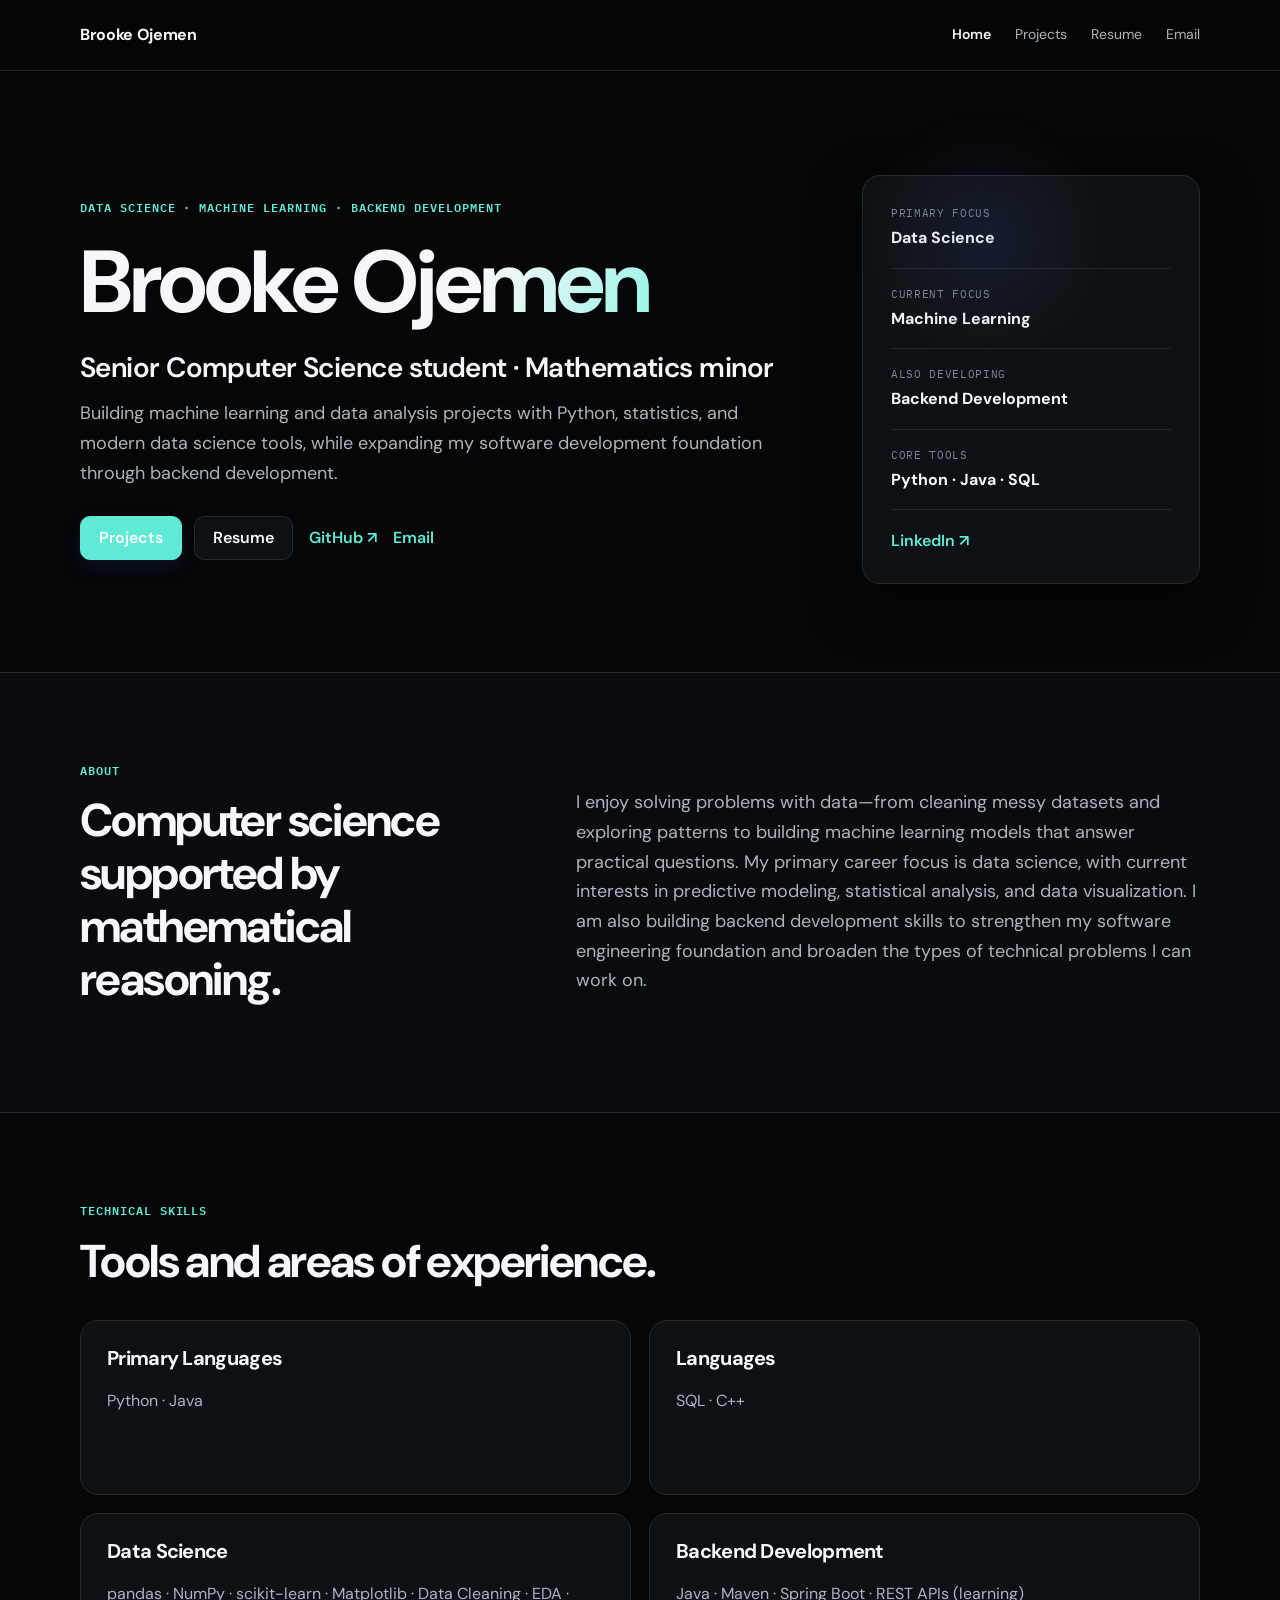
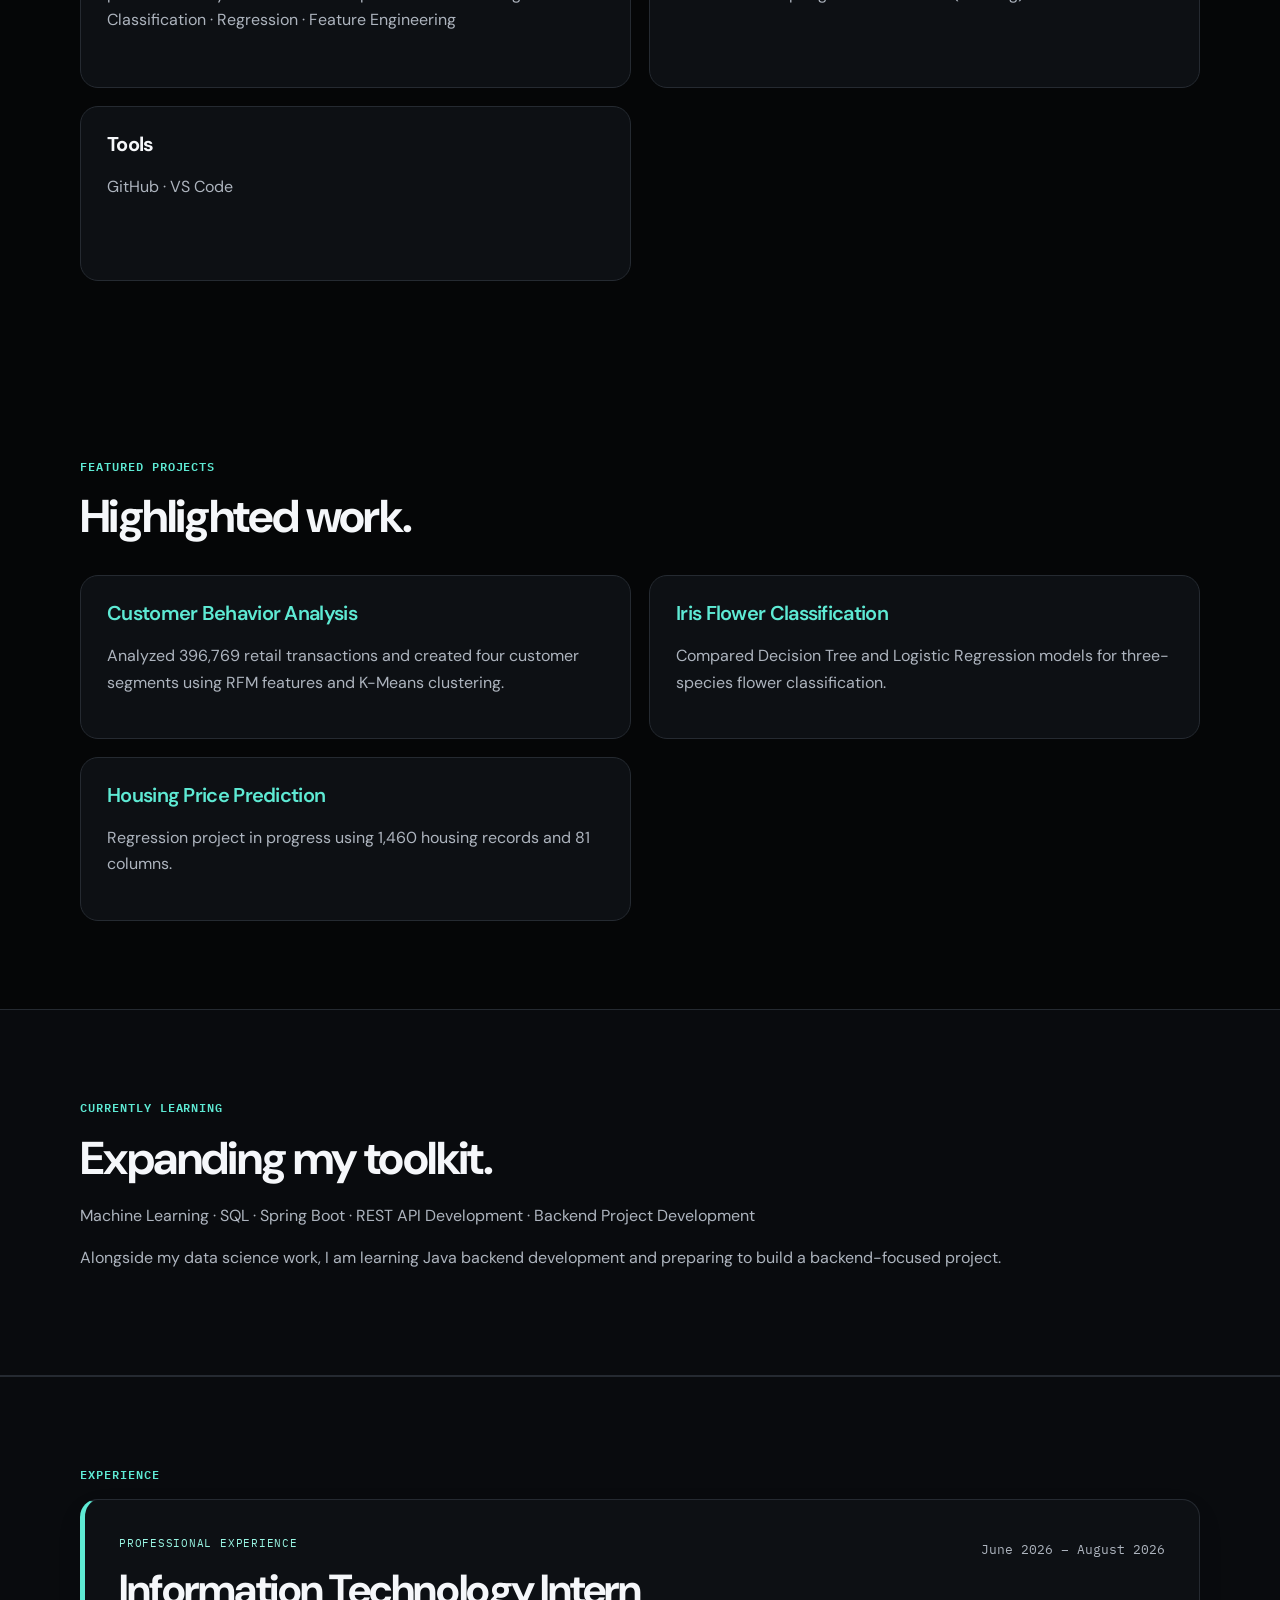
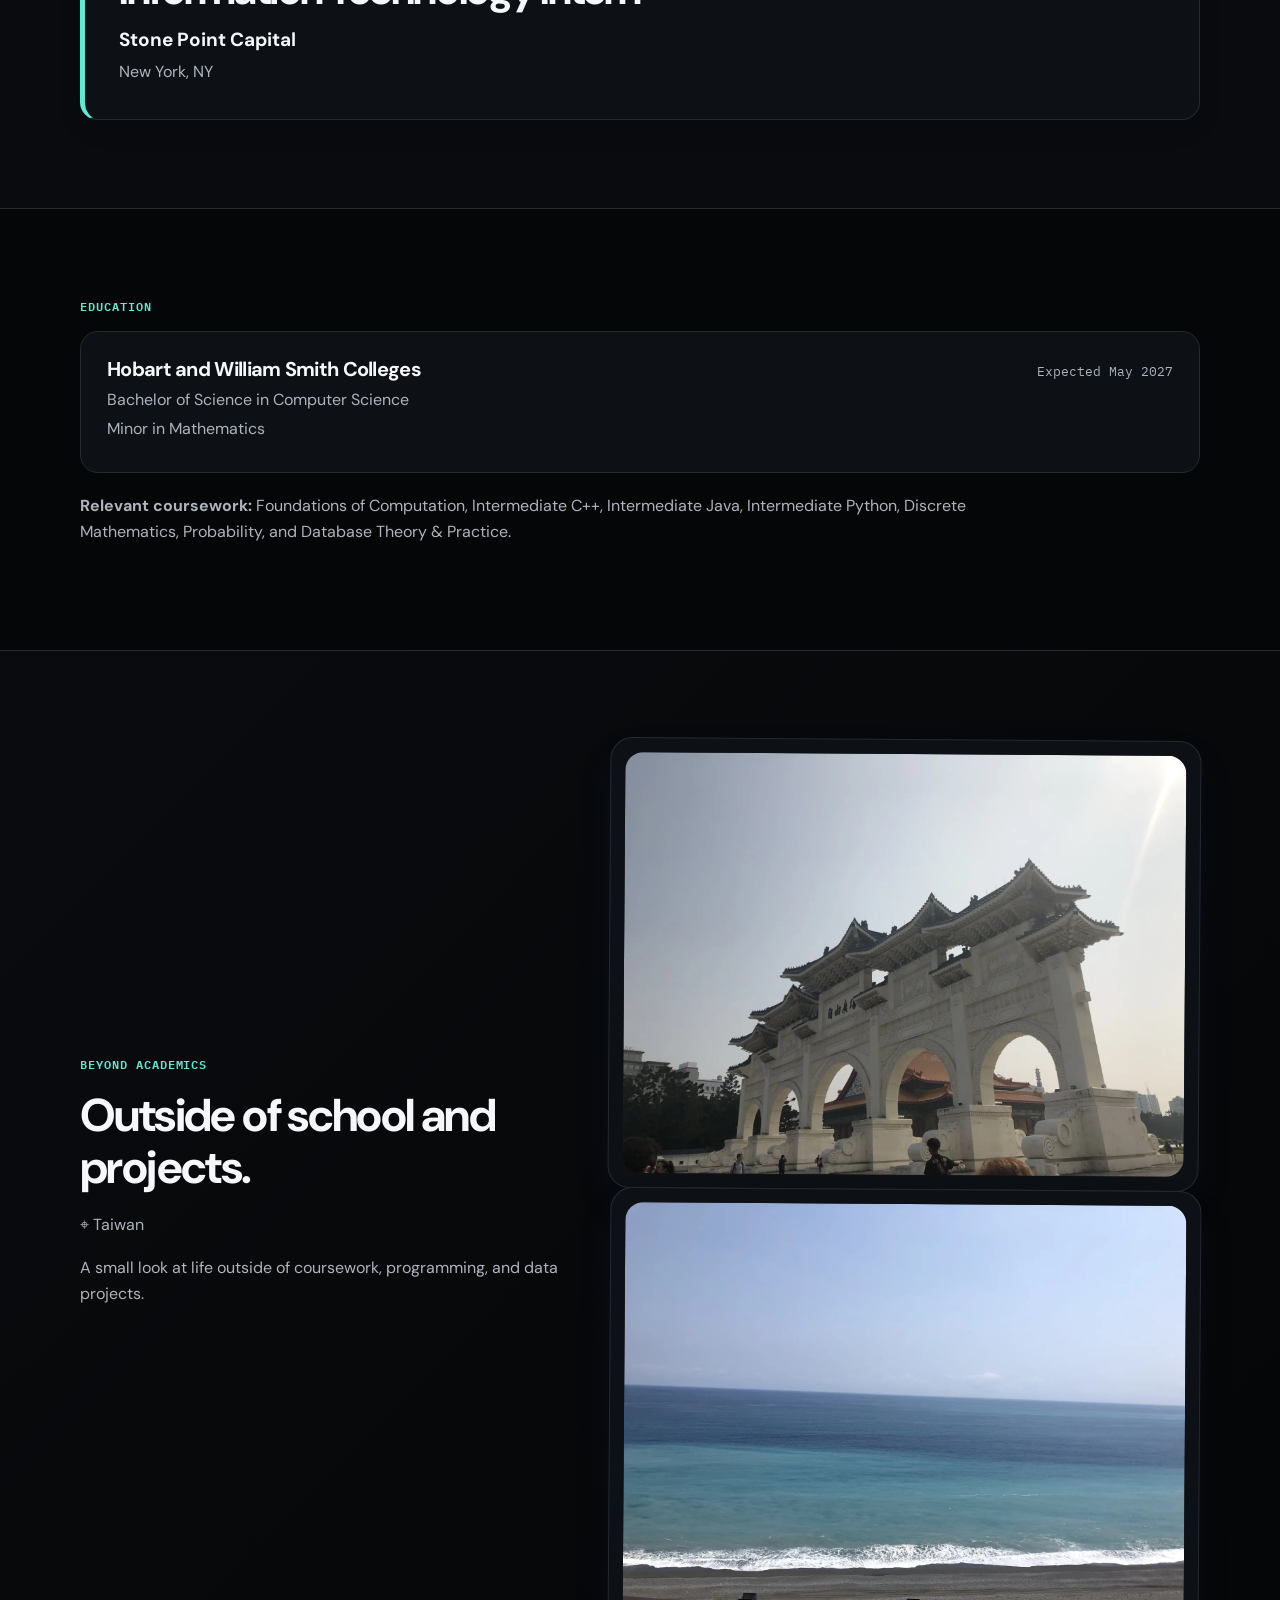
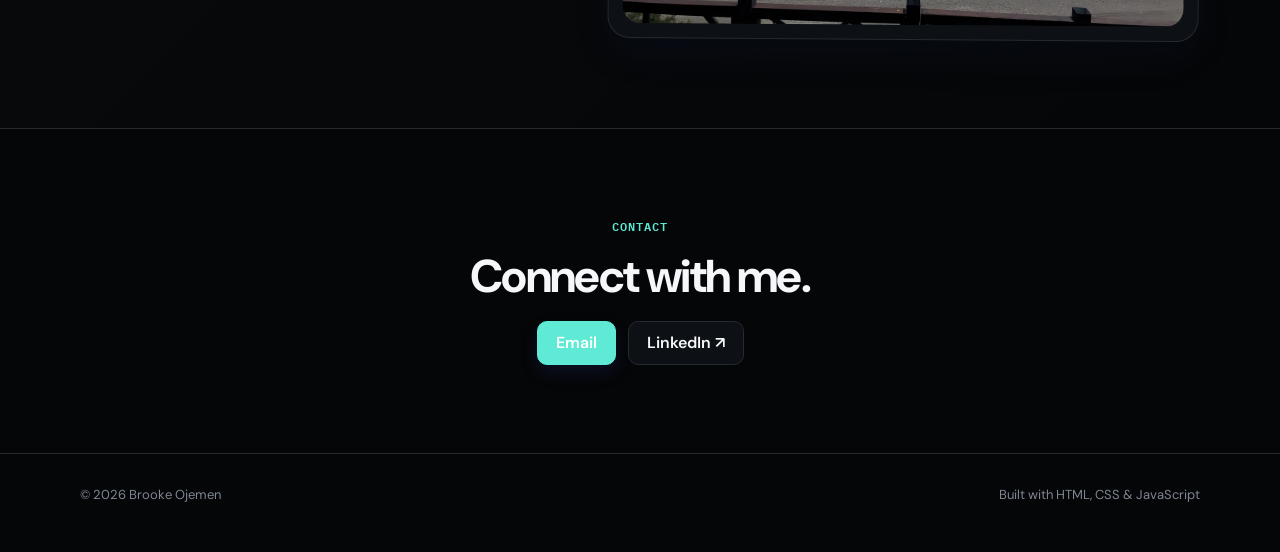
<file: index.html>
<!DOCTYPE html>
<html lang="en">
 <head>
  <meta charset="utf-8"/>
  <meta content="width=device-width, initial-scale=1.0" name="viewport"/>
  <meta content="Brooke Ojemen — Senior Computer Science student with a Mathematics minor building machine learning and data analysis projects with Python." name="description"/>
  <title>
   Brooke Ojemen — Portfolio
  </title>
  <link href="https://fonts.googleapis.com" rel="preconnect"/>
  <link crossorigin="" href="https://fonts.gstatic.com" rel="preconnect"/>
  <link href="https://fonts.googleapis.com/css2?family=DM+Sans:wght@400;500;600;700&amp;family=IBM+Plex+Mono:wght@400;500;600&amp;display=swap" rel="stylesheet"/>
  <link href="style.css" rel="stylesheet"/>
 </head>
 <body>
  <nav class="site-nav">
   <div class="container nav-inner">
    <a class="brand" href="index.html">
     Brooke Ojemen
    </a>
    <div class="nav-links">
     <a aria-current="page" href="index.html">
      Home
     </a>
     <a href="projects.html">
      Projects
     </a>
     <a href="resume.pdf" rel="noopener" target="_blank">
      Resume
     </a>
     <a href="mailto:brooke.ojemen@gmail.com">
      Email
     </a>
    </div>
   </div>
  </nav>
  <main>
   <section class="hero hero--formal container">
    <div class="hero-copy">
     <p class="eyebrow">
      Data Science · Machine Learning · Backend Development
     </p>
     <h1>
      Brooke Ojemen
     </h1>
     <p class="hero-title">
      Senior Computer Science student · Mathematics minor
     </p>
     <p class="hero-text">
      Building machine learning and data analysis projects with Python, statistics, and modern data science tools, while expanding my software development foundation through backend development.
     </p>
     <div class="hero-actions">
      <a class="button" href="projects.html">
       Projects
      </a>
      <a class="button button--ghost" href="resume.pdf" rel="noopener" target="_blank">
       Resume
      </a>
      <span class="hero-secondary-links">
       <a href="https://github.com/brookeojemen" rel="noopener" target="_blank">
        GitHub ↗
       </a>
       <a href="mailto:brooke.ojemen@gmail.com">
        Email
       </a>
      </span>
     </div>
    </div>
    <aside aria-label="Professional focus" class="hero-summary">
     <div class="summary-line">
      <span>
       Primary focus
      </span>
      <strong>
       Data Science
      </strong>
     </div>
     <div class="summary-line">
      <span>
       Current focus
      </span>
      <strong>
       Machine Learning
      </strong>
     </div>
     <div class="summary-line">
      <span>
       Also developing
      </span>
      <strong>
       Backend Development
      </strong>
     </div>
     <div class="summary-line">
      <span>
       Core tools
      </span>
      <strong>
       Python · Java · SQL
      </strong>
     </div>
     <a class="linkedin-link" href="https://www.linkedin.com/in/brooke-o-9422b2340" rel="noopener" target="_blank">
      LinkedIn ↗
     </a>
    </aside>
   </section>
   <section class="section section--soft">
    <div class="container two-col about-formal">
     <div>
      <p class="eyebrow">
       About
      </p>
      <h2>
       Computer science supported by mathematical reasoning.
      </h2>
     </div>
     <div class="body-copy">
      <p>
       I enjoy solving problems with data—from cleaning messy datasets and exploring patterns to building machine learning models that answer practical questions. My primary career focus is data science, with current interests in predictive modeling, statistical analysis, and data visualization. I am also building backend development skills to strengthen my software engineering foundation and broaden the types of technical problems I can work on.
      </p>
     </div>
    </div>
   </section>
   <section class="section container">
    <div class="section-heading">
     <div>
      <p class="eyebrow">
       Technical Skills
      </p>
      <h2>
       Tools and areas of experience.
      </h2>
     </div>
    </div>
    <div class="skills-grid skills-grid--resume">
     <article class="skill-card">
      <h3>
       Primary Languages
      </h3>
      <p>
       Python · Java
      </p>
     </article>
     <article class="skill-card">
      <h3>
       Languages
      </h3>
      <p>
       SQL · C++
      </p>
     </article>
     <article class="skill-card">
      <h3>
       Data Science
      </h3>
      <p>
       pandas · NumPy · scikit-learn · Matplotlib · Data Cleaning · EDA · Classification · Regression · Feature Engineering
      </p>
     </article>
     <article class="skill-card">
      <h3>
       Backend Development
      </h3>
      <p>
       Java · Maven · Spring Boot · REST APIs
       <span class="learning-note">
        (learning)
       </span>
      </p>
     </article>
     <article class="skill-card">
      <h3>
       Tools
      </h3>
      <p>
       GitHub · VS Code
      </p>
     </article>
    </div>
   </section>
   <section class="section container">
    <div class="section-heading">
     <div>
      <p class="eyebrow">
       Featured Projects
      </p>
      <h2>
       Highlighted work.
      </h2>
     </div>
    </div>
    <div class="skills-grid">
     <article class="skill-card">
      <h3>
       <a class="text-link" href="project-details/customer-behavior.html">
        Customer Behavior Analysis
       </a>
      </h3>
      <p>
       Analyzed 396,769 retail transactions and created four customer segments using RFM features and K-Means clustering.
      </p>
     </article>
     <article class="skill-card">
      <h3>
       <a class="text-link" href="project-details/iris.html">
        Iris Flower Classification
       </a>
      </h3>
      <p>
       Compared Decision Tree and Logistic Regression models for three-species flower classification.
      </p>
     </article>
     <article class="skill-card">
      <h3>
       <a class="text-link" href="project-details/housing.html">
        Housing Price Prediction
       </a>
      </h3>
      <p>
       Regression project in progress using 1,460 housing records and 81 columns.
      </p>
     </article>
    </div>
   </section>
   <section class="section section--soft">
    <div class="container">
     <p class="eyebrow">
      Currently Learning
     </p>
     <h2>
      Expanding my toolkit.
     </h2>
     <p>
      Machine Learning · SQL · Spring Boot · REST API Development · Backend Project Development
     </p>
     <p class="learning-context">
      Alongside my data science work, I am learning Java backend development and preparing to build a backend-focused project.
     </p>
    </div>
   </section>
   <section class="section section--soft" id="experience">
    <div class="container">
     <p class="eyebrow">
      Experience
     </p>
     <div class="experience-card">
      <div class="experience-main">
       <p class="experience-type">
        Professional Experience
       </p>
       <h2>
        Information Technology Intern
       </h2>
       <p class="experience-company">
        Stone Point Capital
       </p>
       <p class="experience-location">
        New York, NY
       </p>
      </div>
      <div class="experience-date">
       June 2026 – August 2026
      </div>
     </div>
    </div>
   </section>
   <section class="section container">
    <p class="eyebrow">
     Education
    </p>
    <div class="education-card education-card--resume">
     <div>
      <h3>
       Hobart and William Smith Colleges
      </h3>
      <p>
       Bachelor of Science in Computer Science
      </p>
      <p>
       Minor in Mathematics
      </p>
     </div>
     <p class="education-date">
      Expected May 2027
     </p>
    </div>
    <p class="coursework">
     <strong>
      Relevant coursework:
     </strong>
     Foundations of Computation, Intermediate C++, Intermediate Java, Intermediate Python, Discrete Mathematics, Probability, and Database Theory &amp; Practice.
    </p>
   </section>
   <section class="section hobby-section section--soft">
    <div class="container hobby-grid">
     <div class="hobby-copy">
      <p class="eyebrow">
       Beyond academics
      </p>
      <h2>
       Outside of school and projects.
      </h2>
      <p class="hobby-location">
       <span aria-hidden="true">
        ⌖
       </span>
       Taiwan
      </p>
      <p>
       A small look at life outside of coursework, programming, and data projects.
      </p>
     </div>
     <div class="hobby-gallery">
      <figure class="hobby-card">
       <img alt="Photo from Taiwan" class="hobby-photo" loading="lazy" src="Image(1).webp"/>
      </figure>
      <figure class="hobby-card">
       <img alt="Photo from Taiwan" class="hobby-photo" loading="lazy" src="Image.webp"/>
      </figure>
     </div>
    </div>
   </section>
   <section class="section container contact-section">
    <p class="eyebrow">
     Contact
    </p>
    <h2>
     Connect with me.
    </h2>
    <div class="hero-actions contact-actions">
     <a class="button" href="mailto:brooke.ojemen@gmail.com">
      Email
     </a>
     <a class="button button--ghost" href="https://www.linkedin.com/in/brooke-o-9422b2340" rel="noopener" target="_blank">
      LinkedIn ↗
     </a>
    </div>
   </section>
  </main>
  <footer class="footer">
   <div class="container footer-inner">
    <span>
     © 2026 Brooke Ojemen
    </span>
    <span>
     Built with HTML, CSS &amp; JavaScript
    </span>
   </div>
  </footer>
  <script src="script.js">
  </script>
 </body>
</html>
</file>
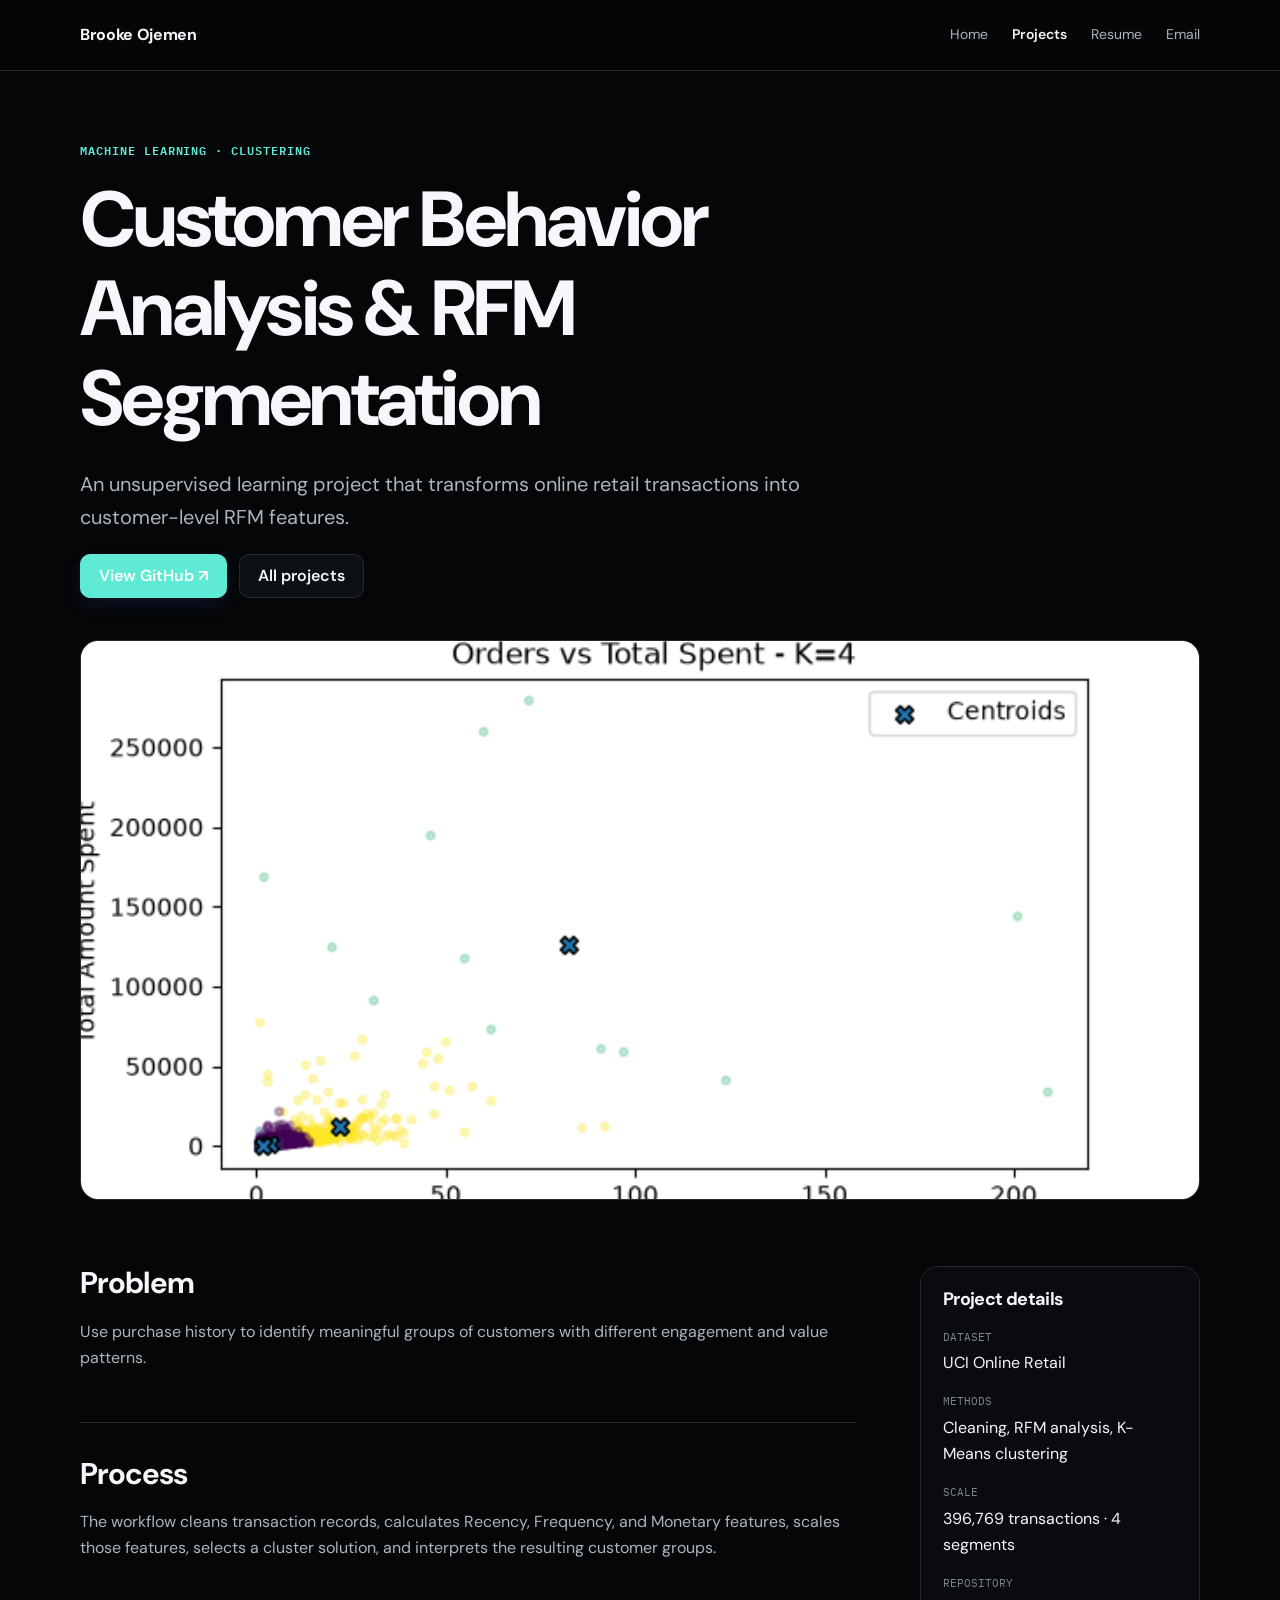
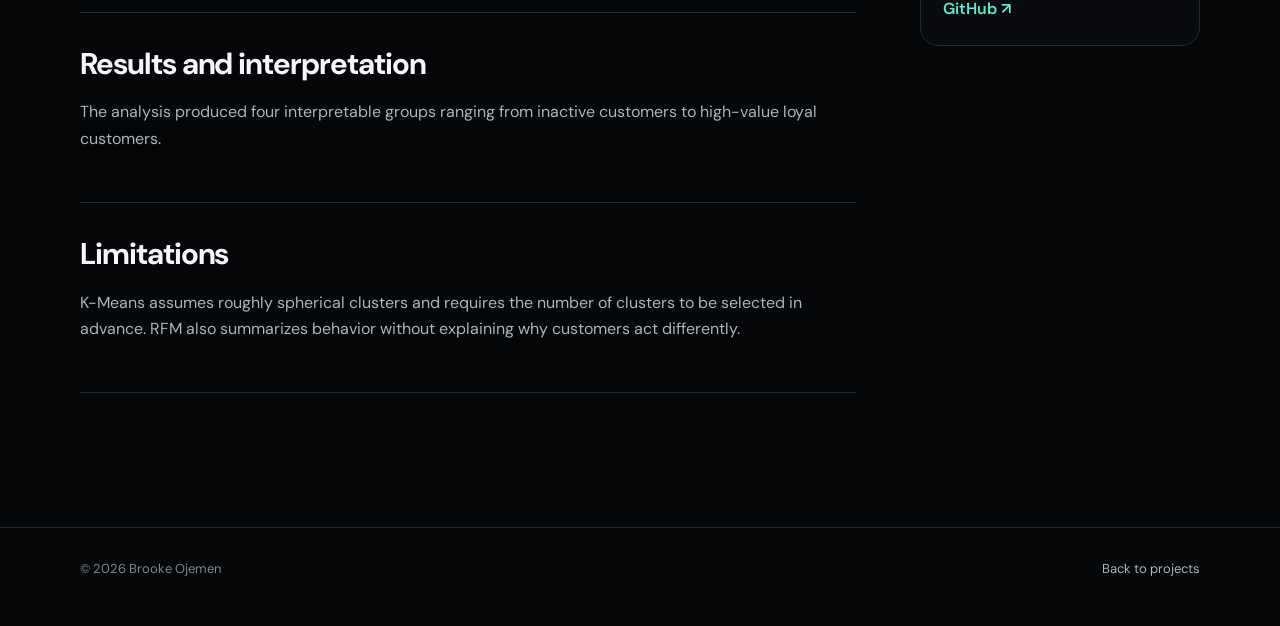
<file: project-details/customer-behavior.html>
<!DOCTYPE html>
<html lang="en">
 <head>
  <meta charset="utf-8"/>
  <meta content="width=device-width, initial-scale=1.0" name="viewport"/>
  <meta content="Case study for Customer Behavior Analysis &amp; RFM Segmentation by Brooke Ojemen." name="description"/>
  <title>
   Customer Behavior Analysis &amp; RFM Segmentation — Brooke Ojemen
  </title>
  <link href="https://fonts.googleapis.com" rel="preconnect"/>
  <link crossorigin="" href="https://fonts.gstatic.com" rel="preconnect"/>
  <link href="https://fonts.googleapis.com/css2?family=DM+Sans:wght@400;500;600;700&amp;family=IBM+Plex+Mono:wght@400;500;600&amp;display=swap" rel="stylesheet"/>
  <link href="../style.css" rel="stylesheet"/>
 </head>
 <body>
  <nav class="site-nav">
   <div class="container nav-inner">
    <a class="brand" href="../index.html">
     Brooke Ojemen
    </a>
    <div class="nav-links">
     <a href="../index.html">
      Home
     </a>
     <a aria-current="page" href="../projects.html">
      Projects
     </a>
     <a href="../resume.pdf" rel="noopener" target="_blank">
      Resume
     </a>
     <a href="mailto:brooke.ojemen@gmail.com">
      Email
     </a>
    </div>
   </div>
  </nav>
  <main class="case-study container">
   <header class="case-study-header">
    <p class="eyebrow">
     Machine Learning · Clustering
    </p>
    <h1>
     Customer Behavior Analysis &amp; RFM Segmentation
    </h1>
    <p class="case-study-lede">
     An unsupervised learning project that transforms online retail transactions into customer-level RFM features.
    </p>
    <div class="hero-actions">
     <a class="button" href="https://github.com/brookeojemen/customer-behavior-analysis" rel="noopener" target="_blank">
      View GitHub ↗
     </a>
     <a class="button button--ghost" href="../projects.html">
      All projects
     </a>
    </div>
   </header>
   <img alt="Customer clusters plotted by order frequency and total spending" class="case-study-hero-image" src="../project-images/customer-behavior-analysis.png"/>
   <div class="case-study-layout">
    <div class="case-study-main">
     <section>
      <h2>
       Problem
      </h2>
      <p>
       Use purchase history to identify meaningful groups of customers with different engagement and value patterns.
      </p>
     </section>
     <section>
      <h2>
       Process
      </h2>
      <p>
       The workflow cleans transaction records, calculates Recency, Frequency, and Monetary features, scales those features, selects a cluster solution, and interprets the resulting customer groups.
      </p>
     </section>
     <section>
      <h2>
       Results and interpretation
      </h2>
      <p>
       The analysis produced four interpretable groups ranging from inactive customers to high-value loyal customers.
      </p>
     </section>
     <section>
      <h2>
       Limitations
      </h2>
      <p>
       K-Means assumes roughly spherical clusters and requires the number of clusters to be selected in advance. RFM also summarizes behavior without explaining why customers act differently.
      </p>
     </section>
    </div>
    <aside class="case-study-sidebar">
     <h2>
      Project details
     </h2>
     <dl>
      <dt>
       Dataset
      </dt>
      <dd>
       UCI Online Retail
      </dd>
      <dt>
       Methods
      </dt>
      <dd>
       Cleaning, RFM analysis, K-Means clustering
      </dd>
      <dt>
       Scale
      </dt>
      <dd>
       396,769 transactions · 4 segments
      </dd>
      <dt>
       Repository
      </dt>
      <dd>
       <a class="text-link" href="https://github.com/brookeojemen/customer-behavior-analysis" rel="noopener" target="_blank">
        GitHub ↗
       </a>
      </dd>
     </dl>
    </aside>
   </div>
  </main>
  <footer class="footer">
   <div class="container footer-inner">
    <span>
     © 2026 Brooke Ojemen
    </span>
    <a href="../projects.html">
     Back to projects
    </a>
   </div>
  </footer>
  <script src="../script.js">
  </script>
 </body>
</html>
</file>
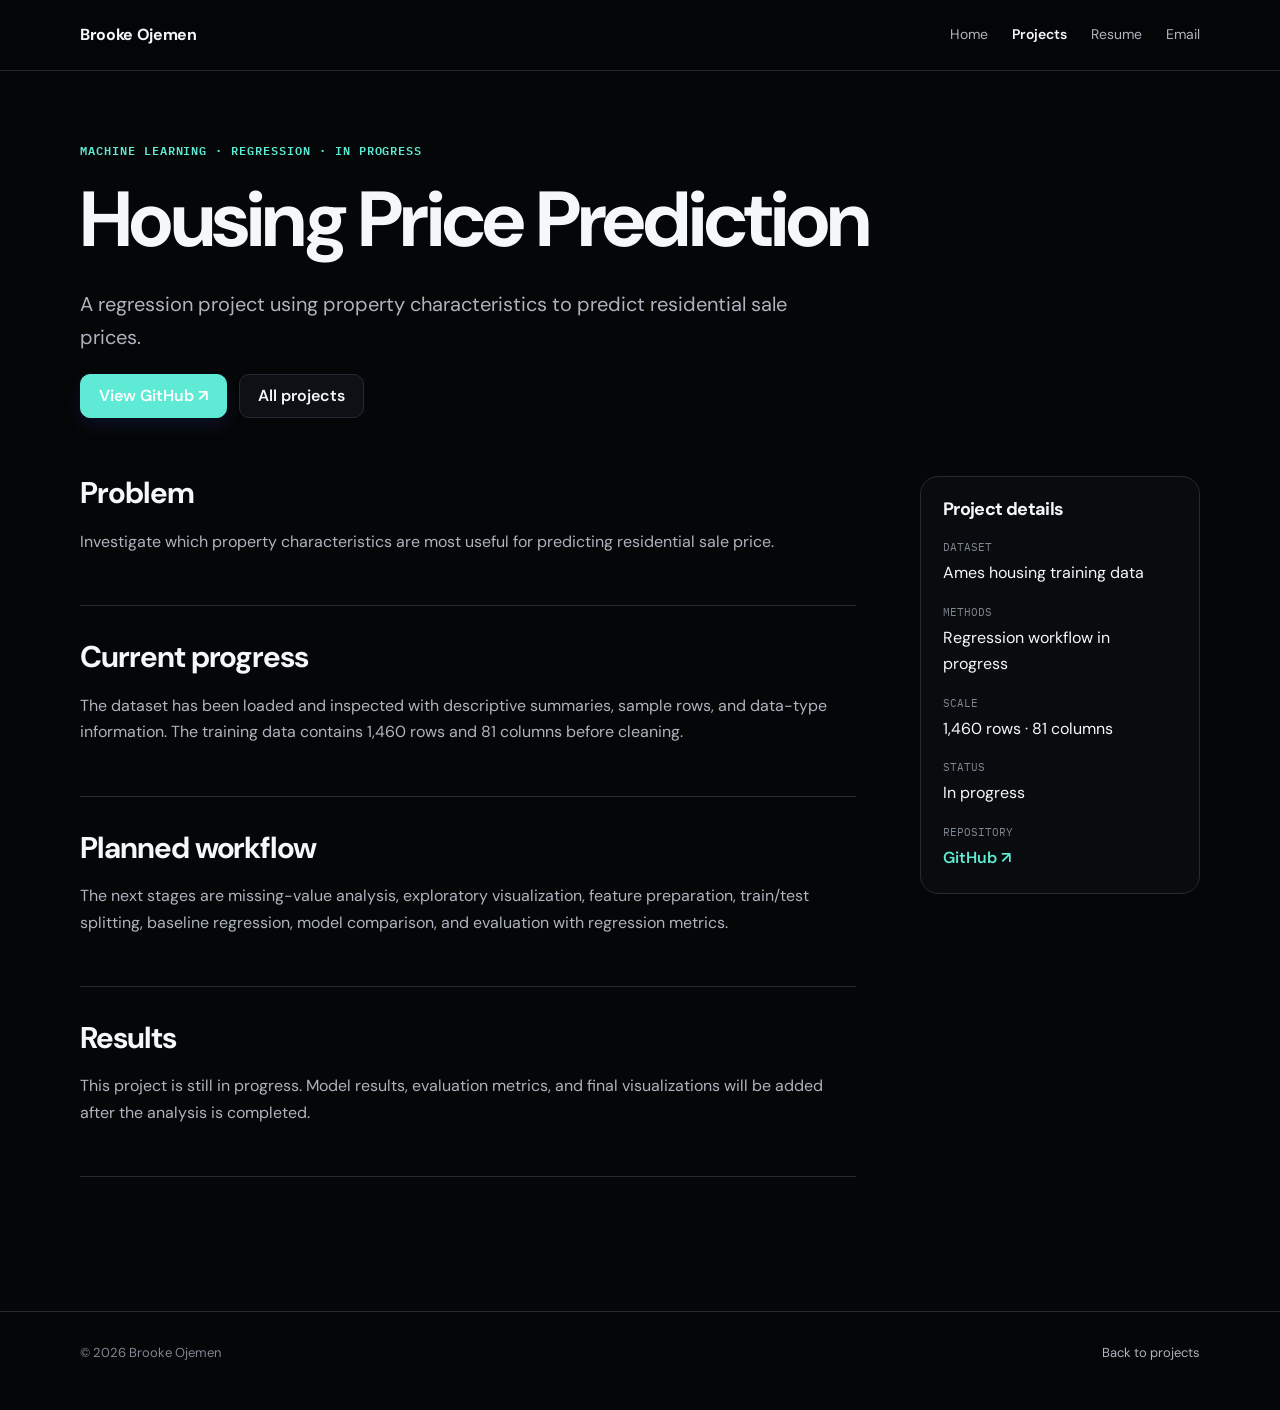
<file: project-details/housing.html>
<!DOCTYPE html>
<html lang="en">
 <head>
  <meta charset="utf-8"/>
  <meta content="width=device-width, initial-scale=1.0" name="viewport"/>
  <meta content="Housing Price Prediction project in progress by Brooke Ojemen." name="description"/>
  <title>
   Housing Price Prediction — Brooke Ojemen
  </title>
  <link href="https://fonts.googleapis.com" rel="preconnect"/>
  <link crossorigin="" href="https://fonts.gstatic.com" rel="preconnect"/>
  <link href="https://fonts.googleapis.com/css2?family=DM+Sans:wght@400;500;600;700&amp;family=IBM+Plex+Mono:wght@400;500;600&amp;display=swap" rel="stylesheet"/>
  <link href="../style.css" rel="stylesheet"/>
 </head>
 <body>
  <nav class="site-nav">
   <div class="container nav-inner">
    <a class="brand" href="../index.html">
     Brooke Ojemen
    </a>
    <div class="nav-links">
     <a href="../index.html">
      Home
     </a>
     <a aria-current="page" href="../projects.html">
      Projects
     </a>
     <a href="../resume.pdf" rel="noopener" target="_blank">
      Resume
     </a>
     <a href="mailto:brooke.ojemen@gmail.com">
      Email
     </a>
    </div>
   </div>
  </nav>
  <main class="case-study container">
   <header class="case-study-header">
    <p class="eyebrow">
     Machine Learning · Regression · In Progress
    </p>
    <h1>
     Housing Price Prediction
    </h1>
    <p class="case-study-lede">
     A regression project using property characteristics to predict residential sale prices.
    </p>
    <div class="hero-actions">
     <a class="button" href="https://github.com/brookeojemen/HousingPrediction" rel="noopener" target="_blank">
      View GitHub ↗
     </a>
     <a class="button button--ghost" href="../projects.html">
      All projects
     </a>
    </div>
   </header>
   <div class="case-study-layout">
    <div class="case-study-main">
     <section>
      <h2>
       Problem
      </h2>
      <p>
       Investigate which property characteristics are most useful for predicting residential sale price.
      </p>
     </section>
     <section>
      <h2>
       Current progress
      </h2>
      <p>
       The dataset has been loaded and inspected with descriptive summaries, sample rows, and data-type information. The training data contains 1,460 rows and 81 columns before cleaning.
      </p>
     </section>
     <section>
      <h2>
       Planned workflow
      </h2>
      <p>
       The next stages are missing-value analysis, exploratory visualization, feature preparation, train/test splitting, baseline regression, model comparison, and evaluation with regression metrics.
      </p>
     </section>
     <section>
      <h2>
       Results
      </h2>
      <p>
       This project is still in progress. Model results, evaluation metrics, and final visualizations will be added after the analysis is completed.
      </p>
     </section>
    </div>
    <aside class="case-study-sidebar">
     <h2>
      Project details
     </h2>
     <dl>
      <dt>
       Dataset
      </dt>
      <dd>
       Ames housing training data
      </dd>
      <dt>
       Methods
      </dt>
      <dd>
       Regression workflow in progress
      </dd>
      <dt>
       Scale
      </dt>
      <dd>
       1,460 rows · 81 columns
      </dd>
      <dt>
       Status
      </dt>
      <dd>
       In progress
      </dd>
      <dt>
       Repository
      </dt>
      <dd>
       <a class="text-link" href="https://github.com/brookeojemen/HousingPrediction" rel="noopener" target="_blank">
        GitHub ↗
       </a>
      </dd>
     </dl>
    </aside>
   </div>
  </main>
  <footer class="footer">
   <div class="container footer-inner">
    <span>
     © 2026 Brooke Ojemen
    </span>
    <a href="../projects.html">
     Back to projects
    </a>
   </div>
  </footer>
  <script src="../script.js">
  </script>
 </body>
</html>
</file>
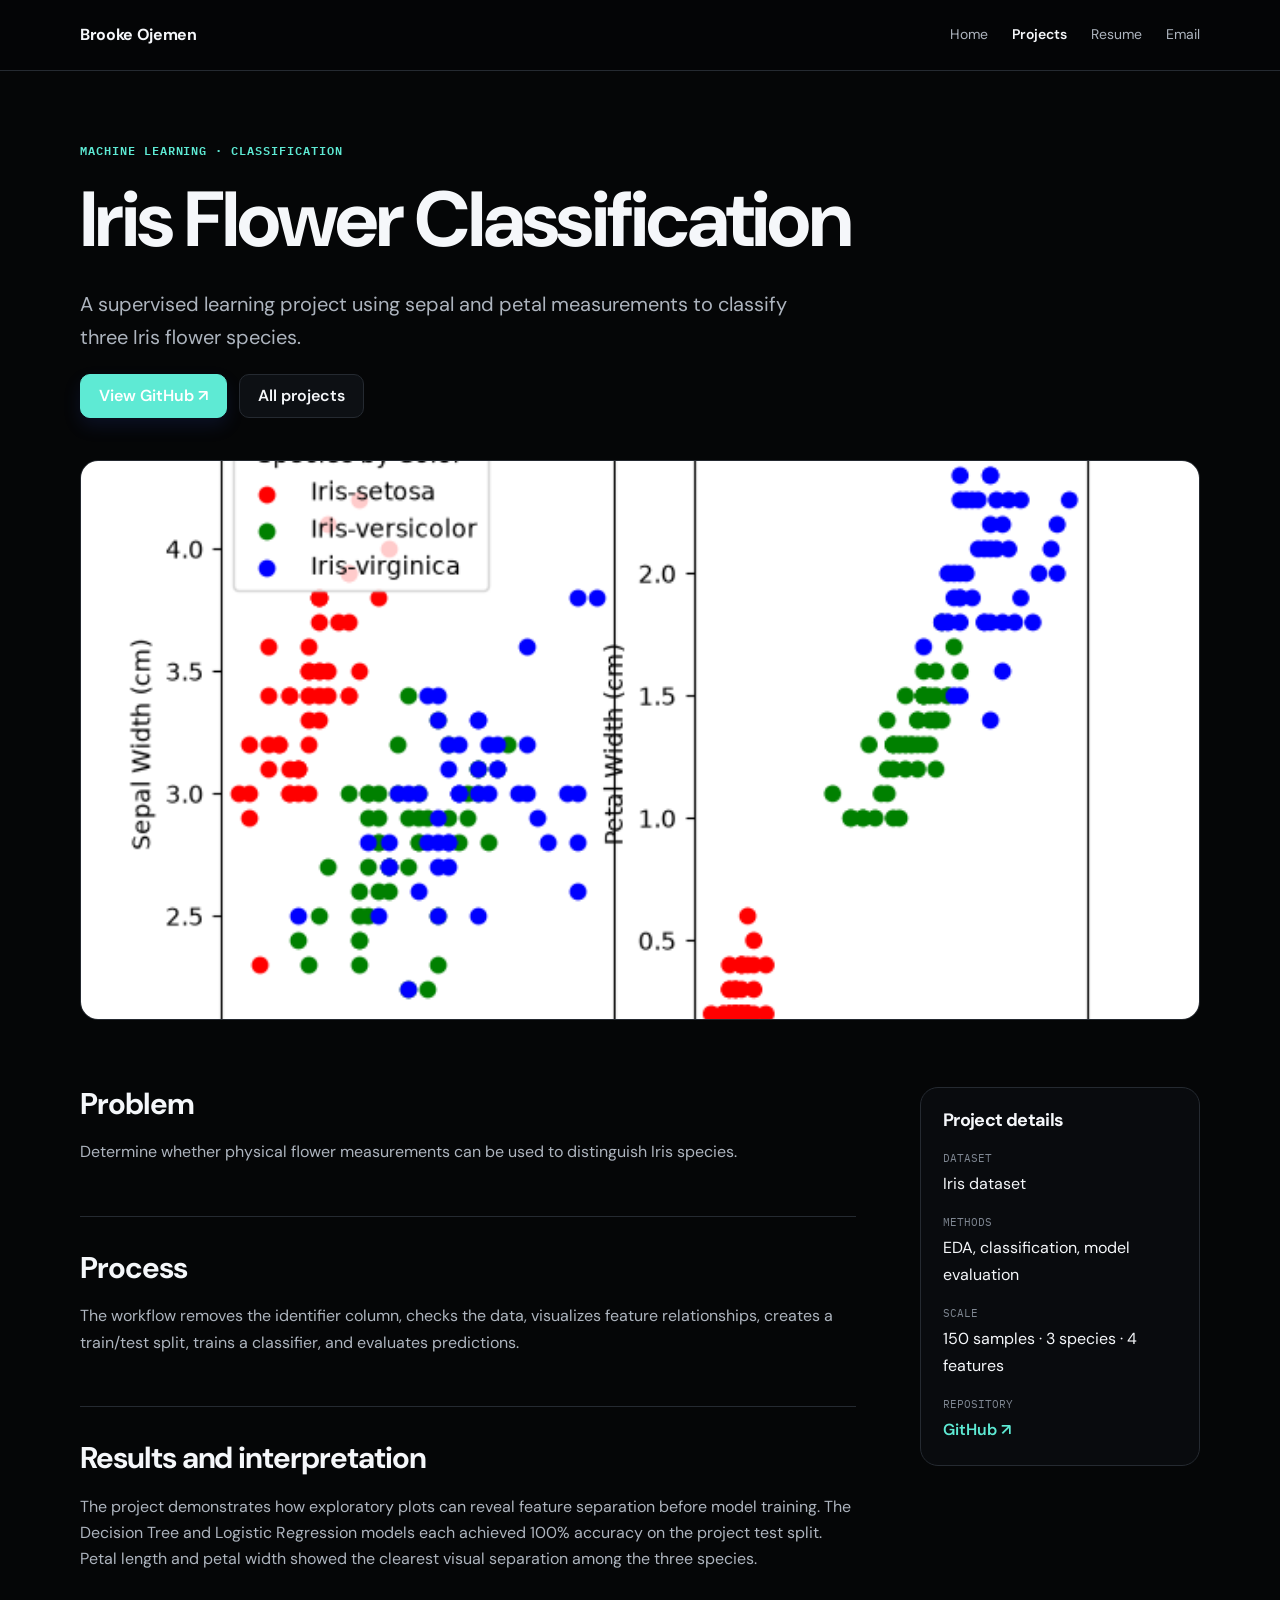
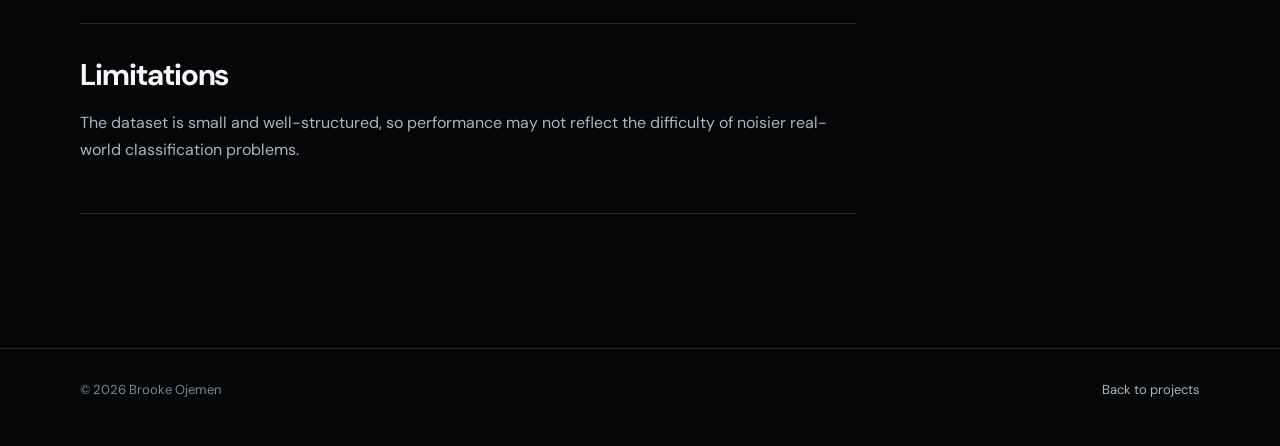
<file: project-details/iris.html>
<!DOCTYPE html>
<html lang="en">
 <head>
  <meta charset="utf-8"/>
  <meta content="width=device-width, initial-scale=1.0" name="viewport"/>
  <meta content="Case study for Iris Flower Classification by Brooke Ojemen." name="description"/>
  <title>
   Iris Flower Classification — Brooke Ojemen
  </title>
  <link href="https://fonts.googleapis.com" rel="preconnect"/>
  <link crossorigin="" href="https://fonts.gstatic.com" rel="preconnect"/>
  <link href="https://fonts.googleapis.com/css2?family=DM+Sans:wght@400;500;600;700&amp;family=IBM+Plex+Mono:wght@400;500;600&amp;display=swap" rel="stylesheet"/>
  <link href="../style.css" rel="stylesheet"/>
 </head>
 <body>
  <nav class="site-nav">
   <div class="container nav-inner">
    <a class="brand" href="../index.html">
     Brooke Ojemen
    </a>
    <div class="nav-links">
     <a href="../index.html">
      Home
     </a>
     <a aria-current="page" href="../projects.html">
      Projects
     </a>
     <a href="../resume.pdf" rel="noopener" target="_blank">
      Resume
     </a>
     <a href="mailto:brooke.ojemen@gmail.com">
      Email
     </a>
    </div>
   </div>
  </nav>
  <main class="case-study container">
   <header class="case-study-header">
    <p class="eyebrow">
     Machine Learning · Classification
    </p>
    <h1>
     Iris Flower Classification
    </h1>
    <p class="case-study-lede">
     A supervised learning project using sepal and petal measurements to classify three Iris flower species.
    </p>
    <div class="hero-actions">
     <a class="button" href="https://github.com/brookeojemen/iris-flower-classifications" rel="noopener" target="_blank">
      View GitHub ↗
     </a>
     <a class="button button--ghost" href="../projects.html">
      All projects
     </a>
    </div>
   </header>
   <img alt="Scatter plot comparing Iris flower measurements by species" class="case-study-hero-image" src="../project-images/iris-flower-classification.png"/>
   <div class="case-study-layout">
    <div class="case-study-main">
     <section>
      <h2>
       Problem
      </h2>
      <p>
       Determine whether physical flower measurements can be used to distinguish Iris species.
      </p>
     </section>
     <section>
      <h2>
       Process
      </h2>
      <p>
       The workflow removes the identifier column, checks the data, visualizes feature relationships, creates a train/test split, trains a classifier, and evaluates predictions.
      </p>
     </section>
     <section>
      <h2>
       Results and interpretation
      </h2>
      <p>
       The project demonstrates how exploratory plots can reveal feature separation before model training. The Decision Tree and Logistic Regression models each achieved 100% accuracy on the project test split. Petal length and petal width showed the clearest visual separation among the three species.
      </p>
     </section>
     <section>
      <h2>
       Limitations
      </h2>
      <p>
       The dataset is small and well-structured, so performance may not reflect the difficulty of noisier real-world classification problems.
      </p>
     </section>
    </div>
    <aside class="case-study-sidebar">
     <h2>
      Project details
     </h2>
     <dl>
      <dt>
       Dataset
      </dt>
      <dd>
       Iris dataset
      </dd>
      <dt>
       Methods
      </dt>
      <dd>
       EDA, classification, model evaluation
      </dd>
      <dt>
       Scale
      </dt>
      <dd>
       150 samples · 3 species · 4 features
      </dd>
      <dt>
       Repository
      </dt>
      <dd>
       <a class="text-link" href="https://github.com/brookeojemen/iris-flower-classifications" rel="noopener" target="_blank">
        GitHub ↗
       </a>
      </dd>
     </dl>
    </aside>
   </div>
  </main>
  <footer class="footer">
   <div class="container footer-inner">
    <span>
     © 2026 Brooke Ojemen
    </span>
    <a href="../projects.html">
     Back to projects
    </a>
   </div>
  </footer>
  <script src="../script.js">
  </script>
 </body>
</html>
</file>
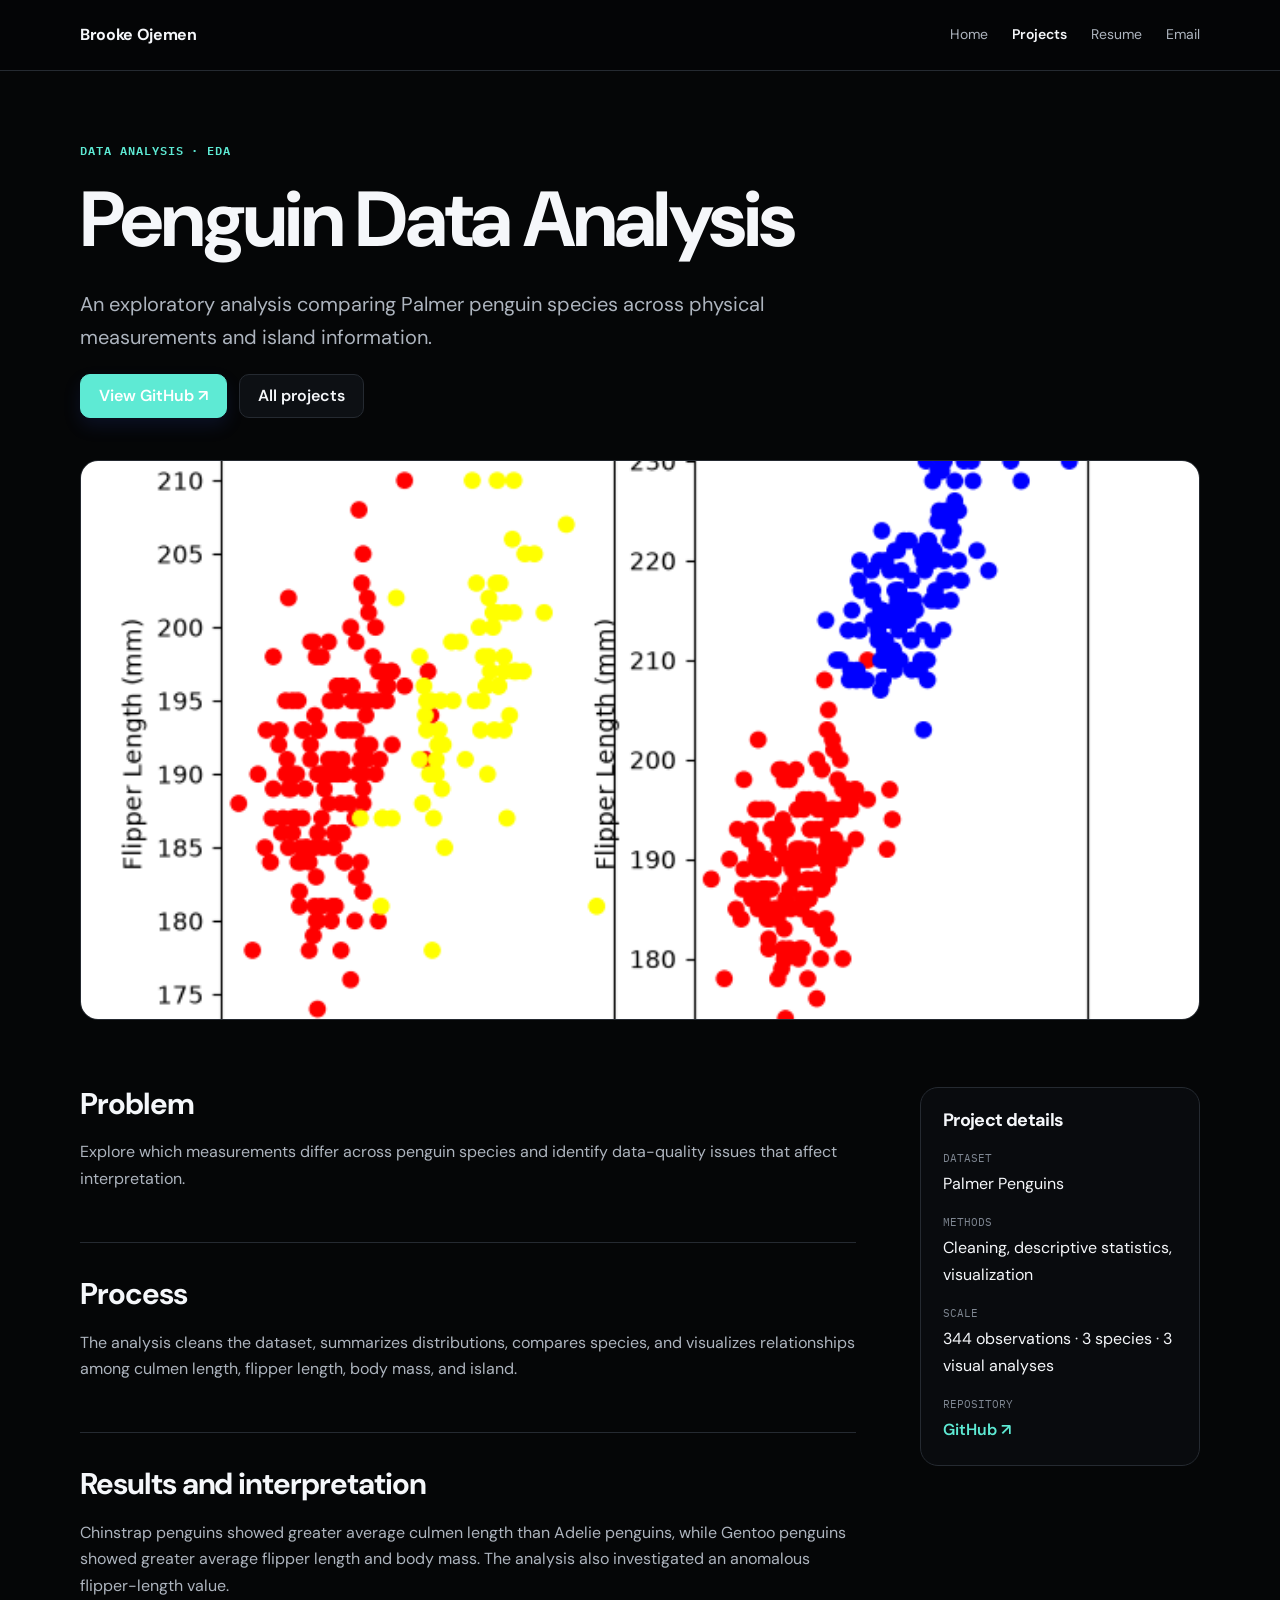
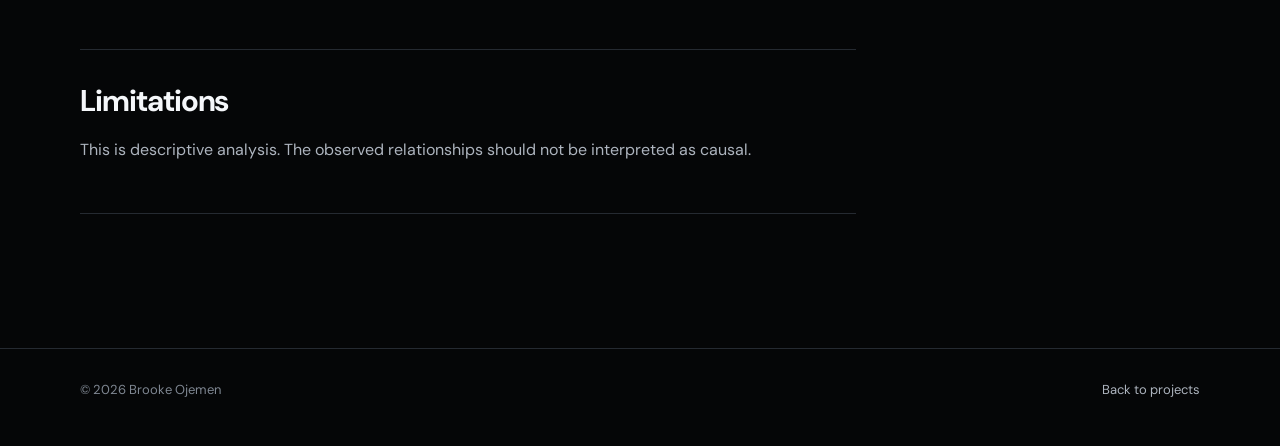
<file: project-details/penguins.html>
<!DOCTYPE html>
<html lang="en">
 <head>
  <meta charset="utf-8"/>
  <meta content="width=device-width, initial-scale=1.0" name="viewport"/>
  <meta content="Case study for Penguin Data Analysis by Brooke Ojemen." name="description"/>
  <title>
   Penguin Data Analysis — Brooke Ojemen
  </title>
  <link href="https://fonts.googleapis.com" rel="preconnect"/>
  <link crossorigin="" href="https://fonts.gstatic.com" rel="preconnect"/>
  <link href="https://fonts.googleapis.com/css2?family=DM+Sans:wght@400;500;600;700&amp;family=IBM+Plex+Mono:wght@400;500;600&amp;display=swap" rel="stylesheet"/>
  <link href="../style.css" rel="stylesheet"/>
 </head>
 <body>
  <nav class="site-nav">
   <div class="container nav-inner">
    <a class="brand" href="../index.html">
     Brooke Ojemen
    </a>
    <div class="nav-links">
     <a href="../index.html">
      Home
     </a>
     <a aria-current="page" href="../projects.html">
      Projects
     </a>
     <a href="../resume.pdf" rel="noopener" target="_blank">
      Resume
     </a>
     <a href="mailto:brooke.ojemen@gmail.com">
      Email
     </a>
    </div>
   </div>
  </nav>
  <main class="case-study container">
   <header class="case-study-header">
    <p class="eyebrow">
     Data Analysis · EDA
    </p>
    <h1>
     Penguin Data Analysis
    </h1>
    <p class="case-study-lede">
     An exploratory analysis comparing Palmer penguin species across physical measurements and island information.
    </p>
    <div class="hero-actions">
     <a class="button" href="https://github.com/brookeojemen/Penguin-Data-Analysis" rel="noopener" target="_blank">
      View GitHub ↗
     </a>
     <a class="button button--ghost" href="../projects.html">
      All projects
     </a>
    </div>
   </header>
   <img alt="Scatter plots comparing physical measurements among penguin species" class="case-study-hero-image" src="../project-images/penguin-data-analysis.png"/>
   <div class="case-study-layout">
    <div class="case-study-main">
     <section>
      <h2>
       Problem
      </h2>
      <p>
       Explore which measurements differ across penguin species and identify data-quality issues that affect interpretation.
      </p>
     </section>
     <section>
      <h2>
       Process
      </h2>
      <p>
       The analysis cleans the dataset, summarizes distributions, compares species, and visualizes relationships among culmen length, flipper length, body mass, and island.
      </p>
     </section>
     <section>
      <h2>
       Results and interpretation
      </h2>
      <p>
       Chinstrap penguins showed greater average culmen length than Adelie penguins, while Gentoo penguins showed greater average flipper length and body mass. The analysis also investigated an anomalous flipper-length value.
      </p>
     </section>
     <section>
      <h2>
       Limitations
      </h2>
      <p>
       This is descriptive analysis. The observed relationships should not be interpreted as causal.
      </p>
     </section>
    </div>
    <aside class="case-study-sidebar">
     <h2>
      Project details
     </h2>
     <dl>
      <dt>
       Dataset
      </dt>
      <dd>
       Palmer Penguins
      </dd>
      <dt>
       Methods
      </dt>
      <dd>
       Cleaning, descriptive statistics, visualization
      </dd>
      <dt>
       Scale
      </dt>
      <dd>
       344 observations · 3 species · 3 visual analyses
      </dd>
      <dt>
       Repository
      </dt>
      <dd>
       <a class="text-link" href="https://github.com/brookeojemen/Penguin-Data-Analysis" rel="noopener" target="_blank">
        GitHub ↗
       </a>
      </dd>
     </dl>
    </aside>
   </div>
  </main>
  <footer class="footer">
   <div class="container footer-inner">
    <span>
     © 2026 Brooke Ojemen
    </span>
    <a href="../projects.html">
     Back to projects
    </a>
   </div>
  </footer>
  <script src="../script.js">
  </script>
 </body>
</html>
</file>
<file: style.css>
:root {
  --bg: #ffffff;
  --surface: #f7f8fa;
  --surface-2: #f1f3f5;
  --text: #121417;
  --muted: #626a73;
  --faint: #8a929b;
  --line: #e4e7eb;
  --accent: #0F9F8F;
  --accent-dark: #0B7F73;
  --accent-soft: #E8F8F5;
  --success: #0B7F73;
  --success-soft: #E8F8F5;
  --warn: #91650a;
  --warn-soft: #fff7df;
  --danger: #b42318;
  --shadow: 0 16px 40px rgba(18, 20, 23, 0.07);
  --radius: 18px;
  --radius-sm: 12px;
  --container: 1120px;
  --sans: "DM Sans", system-ui, -apple-system, BlinkMacSystemFont, "Segoe UI", sans-serif;
  --mono: "IBM Plex Mono", ui-monospace, SFMono-Regular, Menlo, monospace;
}

* { box-sizing: border-box; }
html { scroll-behavior: smooth; }
body { margin: 0; background: var(--bg); color: var(--text); font-family: var(--sans); line-height: 1.65; -webkit-font-smoothing: antialiased; }
a { color: inherit; }
button, input, textarea, select { font: inherit; }
button { cursor: pointer; }
::selection { background: var(--accent-soft); }

.container { width: min(calc(100% - 40px), var(--container)); margin: 0 auto; }
.site-nav { position: sticky; top: 0; z-index: 30; background: rgba(255,255,255,.92); backdrop-filter: blur(14px); border-bottom: 1px solid var(--line); }
.nav-inner { min-height: 70px; display: flex; align-items: center; justify-content: space-between; gap: 24px; }
.brand { text-decoration: none; font-weight: 700; letter-spacing: -.02em; }
.nav-links { display: flex; gap: 24px; align-items: center; font-size: 14px; }
.nav-links a { text-decoration: none; color: var(--muted); }
.nav-links a:hover, .nav-links a[aria-current="page"] { color: var(--text); }
.nav-links a[aria-current="page"] { font-weight: 600; }

.hero { padding: 104px 0 88px; display: grid; grid-template-columns: minmax(0, 1.45fr) minmax(300px, .7fr); gap: 80px; align-items: center; }
.eyebrow { margin: 0 0 14px; color: var(--accent); font-family: var(--mono); font-size: 12px; font-weight: 600; letter-spacing: .08em; text-transform: uppercase; }
h1, h2, h3 { margin-top: 0; line-height: 1.15; letter-spacing: -.035em; }
h1 { font-size: clamp(48px, 7vw, 78px); margin-bottom: 24px; max-width: 12ch; }
h2 { font-size: clamp(30px, 4vw, 46px); margin-bottom: 18px; }
h3 { font-size: 20px; }
p { color: var(--muted); }
.hero-text { max-width: 700px; font-size: 20px; margin: 0 0 30px; }
.hero-actions, .hero-links { display: flex; gap: 12px; flex-wrap: wrap; align-items: center; }
.hero-links { margin-top: 22px; gap: 22px; font-size: 14px; }
.hero-links a, .text-link { color: var(--accent); text-decoration: none; font-weight: 600; }
.hero-links a:hover, .text-link:hover { color: var(--accent-dark); }

.button { display: inline-flex; align-items: center; justify-content: center; min-height: 44px; padding: 0 18px; border: 1px solid var(--accent); border-radius: 10px; background: var(--accent); color: white; text-decoration: none; font-weight: 600; transition: transform .15s ease, background .15s ease; }
.button:hover { background: var(--accent-dark); transform: translateY(-1px); }
.button--ghost { background: white; border-color: var(--line); color: var(--text); }
.button--ghost:hover { background: var(--surface); }
.button--danger { background: white; border-color: #d7dbe2; color: var(--danger); }
.button--danger:hover { background: #f5f6f8; }

.profile-card { border: 1px solid var(--line); border-radius: var(--radius); padding: 26px; box-shadow: var(--shadow); background: white; }
.profile-label { margin: 0 0 10px; font-size: 13px; font-family: var(--mono); color: var(--faint); text-transform: uppercase; letter-spacing: .06em; }
.profile-row { display: grid; grid-template-columns: 36px 1fr; gap: 12px; align-items: center; padding: 14px 0; border-bottom: 1px solid var(--line); }
.profile-row span { color: var(--faint); font-family: var(--mono); font-size: 12px; }
.profile-row strong { font-size: 15px; }
.profile-note { margin: 18px 0 0; font-size: 14px; }

.section { padding: 88px 0; }
.section--soft { background: var(--surface); border-top: 1px solid var(--line); border-bottom: 1px solid var(--line); }
.two-col { display: grid; grid-template-columns: .8fr 1.2fr; gap: 80px; }
.body-copy { max-width: 690px; font-size: 18px; }
.body-copy p:first-child { margin-top: 0; }
.section-heading { display: flex; justify-content: space-between; gap: 24px; align-items: end; margin-bottom: 32px; }
.section-heading h2 { margin-bottom: 0; }

.featured-grid, .skills-grid { display: grid; grid-template-columns: repeat(3, 1fr); gap: 18px; }
.skills-grid { grid-template-columns: repeat(2, 1fr); }
.mini-project, .skill-card, .education-card { border: 1px solid var(--line); background: white; border-radius: var(--radius); padding: 26px; }
.mini-project { min-height: 270px; display: flex; flex-direction: column; }
.mini-project p { margin-top: 0; }
.mini-project .tag-row { margin-top: auto; }
.skill-card h3 { margin-bottom: 18px; }

.tag-row, .metric-row { display: flex; flex-wrap: wrap; gap: 8px; }
.tag { display: inline-flex; padding: 5px 9px; border-radius: 999px; background: var(--surface-2); color: #4b5563; font-family: var(--mono); font-size: 11px; }
.metric-row { margin: 4px 0 18px; }
.metric-row span { font-size: 12px; color: var(--accent-dark); background: var(--accent-soft); padding: 6px 9px; border-radius: 8px; }

.timeline { border-top: 1px solid var(--line); }
.timeline-item { display: grid; grid-template-columns: 220px 1fr; gap: 40px; padding: 30px 0; border-bottom: 1px solid var(--line); }
.timeline-date { color: var(--faint); font-family: var(--mono); font-size: 13px; }
.timeline-item h3 { margin-bottom: 4px; }
.timeline-org { margin: 0 0 10px; }
.muted { color: var(--faint); }
.education-card { display: flex; justify-content: space-between; gap: 24px; align-items: start; }
.education-card h3, .education-card p { margin-bottom: 6px; }
.education-date { white-space: nowrap; font-family: var(--mono); font-size: 13px; }
.coursework { max-width: 920px; margin-top: 20px; }
.contact-section { text-align: center; max-width: 900px; }
.contact-section h2 { max-width: 18ch; margin-left: auto; margin-right: auto; }

.page-hero { padding: 88px 0 46px; }
.page-hero--compact { padding-bottom: 30px; }
.page-hero h1 { font-size: clamp(48px, 7vw, 72px); margin-bottom: 16px; }
.page-hero p { max-width: 720px; font-size: 18px; }
.project-controls { display: grid; grid-template-columns: 2fr 1fr 1fr 1fr; gap: 14px; padding: 22px; border: 1px solid var(--line); border-radius: var(--radius); background: var(--surface); }
.project-controls label, .project-form label { display: flex; flex-direction: column; gap: 7px; color: var(--muted); font-size: 12px; font-weight: 600; }
.project-controls input, .project-controls select, .project-form input, .project-form textarea, .project-form select { width: 100%; border: 1px solid var(--line); border-radius: 10px; background: white; color: var(--text); padding: 11px 12px; outline: none; }
.project-controls input:focus, .project-controls select:focus, .project-form input:focus, .project-form textarea:focus, .project-form select:focus { border-color: var(--accent); box-shadow: 0 0 0 3px var(--accent-soft); }
.projects-section { padding: 28px 0 90px; }
.project-list-head { display: flex; justify-content: space-between; align-items: center; margin-bottom: 18px; color: var(--muted); font-size: 14px; }
.project-grid { display: grid; grid-template-columns: repeat(2, 1fr); gap: 20px; }
.project-card { border: 1px solid var(--line); border-radius: var(--radius); padding: 28px; background: white; box-shadow: 0 1px 0 rgba(18,20,23,.02); transition: transform .18s ease, box-shadow .18s ease, border-color .18s ease; }
.project-card:hover { transform: translateY(-3px); border-color: #cfd4dc; box-shadow: var(--shadow); }
.project-card__top { display: flex; justify-content: space-between; gap: 18px; align-items: flex-start; }
.project-card h2 { font-size: 27px; margin-bottom: 16px; }
.project-meta { margin: 0 0 9px; color: var(--faint); font-family: var(--mono); font-size: 11px; text-transform: uppercase; letter-spacing: .05em; }
.project-description { min-height: 76px; }
.status { flex: 0 0 auto; padding: 5px 9px; border-radius: 999px; font-size: 11px; font-family: var(--mono); }
.status--done { background: var(--success-soft); color: var(--success); }
.status--wip { background: var(--warn-soft); color: var(--warn); }
.project-card__foot { display: flex; justify-content: space-between; gap: 18px; align-items: center; margin-top: 24px; padding-top: 18px; border-top: 1px solid var(--line); }
.project-id { color: var(--faint); font-family: var(--mono); font-size: 10px; }
.project-links { display: flex; gap: 16px; align-items: center; font-size: 13px; }
.empty-state { text-align: center; padding: 70px 20px; border: 1px dashed var(--line); border-radius: var(--radius); }

.admin-page { padding-bottom: 90px; }
.admin-layout { display: grid; grid-template-columns: minmax(0,.9fr) minmax(0,1.1fr); gap: 24px; align-items: start; }
.admin-panel { border: 1px solid var(--line); border-radius: var(--radius); padding: 26px; background: white; }
.admin-panel:first-child { position: sticky; top: 94px; }
.panel-head { display: flex; justify-content: space-between; gap: 18px; align-items: center; margin-bottom: 20px; }
.panel-head h2 { margin: 0; font-size: 25px; }
.project-form { display: grid; gap: 15px; }
.form-grid { display: grid; grid-template-columns: 1fr 1fr; gap: 14px; }
.checkbox-label { flex-direction: row !important; align-items: center; justify-content: flex-start; padding-top: 28px; }
.checkbox-label input { width: auto; }
.admin-toolbar, .admin-actions { display: flex; gap: 9px; flex-wrap: wrap; }
.admin-toolbar .button, .admin-actions .button { min-height: 38px; padding: 0 12px; font-size: 12px; }
.admin-help { padding: 12px 14px; border-radius: 10px; background: var(--accent-soft); color: var(--accent-dark); font-size: 13px; }
.admin-help code { font-family: var(--mono); }
.admin-list { display: grid; gap: 12px; }
.admin-item { border: 1px solid var(--line); border-radius: var(--radius-sm); padding: 18px; }
.admin-item h3 { margin-bottom: 6px; }
.admin-item p { margin-top: 0; }

.footer { border-top: 1px solid var(--line); padding: 30px 0 46px; }
.footer-inner { display: flex; justify-content: space-between; gap: 20px; color: var(--faint); font-size: 13px; }
.footer a { color: var(--muted); text-decoration: none; }

@media (max-width: 900px) {
  .hero { grid-template-columns: 1fr; gap: 40px; padding-top: 72px; }
  .profile-card { max-width: 620px; }
  .two-col { grid-template-columns: 1fr; gap: 24px; }
  .featured-grid { grid-template-columns: 1fr; }
  .project-controls { grid-template-columns: 1fr 1fr; }
  .project-grid { grid-template-columns: 1fr; }
  .admin-layout { grid-template-columns: 1fr; }
  .admin-panel:first-child { position: static; }
}

@media (max-width: 680px) {
  .container { width: min(calc(100% - 28px), var(--container)); }
  .site-nav { position: static; }
  .nav-inner { align-items: flex-start; padding: 16px 0; flex-direction: column; }
  .nav-links { width: 100%; gap: 14px; overflow-x: auto; padding-bottom: 2px; }
  .nav-links a { white-space: nowrap; }
  .hero { padding: 58px 0; }
  h1 { font-size: 46px; }
  .hero-text { font-size: 18px; }
  .section { padding: 64px 0; }
  .section-heading { align-items: flex-start; flex-direction: column; }
  .skills-grid { grid-template-columns: 1fr; }
  .timeline-item { grid-template-columns: 1fr; gap: 8px; }
  .education-card { flex-direction: column; }
  .project-controls { grid-template-columns: 1fr; }
  .project-card__top, .project-card__foot { flex-direction: column; align-items: flex-start; }
  .form-grid { grid-template-columns: 1fr; }
  .checkbox-label { padding-top: 0; }
  .panel-head { align-items: flex-start; flex-direction: column; }
  .footer-inner { flex-direction: column; }
}

@media (prefers-reduced-motion: reduce) {
  * { scroll-behavior: auto !important; transition: none !important; }
}


/* ============================================================
   Brooke-specific personality
   Primary accent: professional teal
   Secondary accent: neutral gray
   ============================================================ */
:root {
  --accent-bright: #2DD4BF;
  --neutral-accent: #6b7280;
  --neutral-soft: #f1f3f5;
  --accent-gradient: linear-gradient(120deg, #0F9F8F 0%, #2DD4BF 62%, #6b7280 140%);
}

.brand { display: inline-flex; align-items: center; gap: 9px; }
.brand-mark {
  width: 29px;
  height: 29px;
  display: inline-grid;
  place-items: center;
  border-radius: 9px;
  background: var(--accent-gradient);
  color: white;
  font-family: var(--mono);
  font-size: 12px;
  letter-spacing: -.04em;
  box-shadow: 0 6px 18px rgba(49,87,213,.18);
}

.nav-links a[aria-current="page"]::after {
  background: var(--accent-gradient);
}

.hero {
  position: relative;
}
.hero::before {
  content: "";
  position: absolute;
  width: 250px;
  height: 250px;
  right: 8%;
  top: 42px;
  border-radius: 50%;
  background: radial-gradient(circle, rgba(85,119,230,.12), rgba(107,114,128,.035) 54%, transparent 72%);
  pointer-events: none;
  filter: blur(2px);
}
.hero-copy, .profile-card { position: relative; z-index: 1; }

.terminal-kicker {
  margin: 0 0 14px;
  font-family: var(--mono);
  font-size: 13px;
  color: var(--muted);
}
.terminal-kicker span { color: var(--accent); font-weight: 700; }

.hero h1 {
  background: linear-gradient(110deg, var(--text) 0%, var(--text) 58%, var(--accent-dark) 82%, var(--accent) 100%);
  -webkit-background-clip: text;
  background-clip: text;
  color: transparent;
}

.button {
  box-shadow: 0 8px 18px rgba(49,87,213,.14);
}
.button--ghost { box-shadow: none; }

.profile-card--personality {
  overflow: hidden;
  border-top: 4px solid var(--accent);
}
.profile-card--personality::after {
  content: "";
  position: absolute;
  width: 90px;
  height: 90px;
  right: -28px;
  top: -34px;
  border-radius: 50%;
  background: var(--neutral-soft);
  z-index: -1;
}

.dataframe {
  border: 1px solid var(--line);
  border-radius: 12px;
  overflow: hidden;
  font-family: var(--mono);
  font-size: 11px;
}
.dataframe-row {
  display: grid;
  grid-template-columns: 30px minmax(0, 1.3fr) minmax(0, .8fr);
  gap: 8px;
  padding: 9px 11px;
  border-bottom: 1px solid var(--line);
  align-items: center;
}
.dataframe-row:last-child { border-bottom: 0; }
.dataframe-row > :first-child { color: var(--faint); }
.dataframe-row strong { font-weight: 500; overflow-wrap: anywhere; }
.dataframe-row em { color: var(--accent-dark); font-style: normal; }
.dataframe-head {
  background: var(--surface);
  color: var(--faint);
  font-size: 10px;
}
.profile-note { display: flex; align-items: center; gap: 7px; }

.live-dot {
  display: inline-block;
  width: 8px;
  height: 8px;
  flex: 0 0 auto;
  border-radius: 50%;
  background: var(--accent-bright);
  box-shadow: 0 0 0 4px rgba(85,119,230,.12);
}

.section--accent {
  background:
    linear-gradient(135deg, rgba(232,251,247,.86), rgba(255,255,255,.95) 52%, rgba(255,240,245,.6));
  border-top: 1px solid #dfe4ef;
  border-bottom: 1px solid #dfe4ef;
}
.currently-heading { align-items: center; }
.currently-badge {
  display: inline-flex;
  gap: 9px;
  align-items: center;
  padding: 8px 11px;
  border: 1px solid #d8deea;
  border-radius: 999px;
  background: rgba(255,255,255,.7);
  color: var(--muted);
  font-family: var(--mono);
  font-size: 11px;
}
.currently-grid {
  display: grid;
  grid-template-columns: repeat(3, 1fr);
  gap: 18px;
}
.currently-card {
  position: relative;
  min-height: 220px;
  padding: 25px;
  border: 1px solid #d8deea;
  border-radius: var(--radius);
  background: rgba(255,255,255,.8);
  overflow: hidden;
}
.currently-card::before {
  content: "";
  position: absolute;
  left: 0;
  top: 0;
  height: 4px;
  width: 100%;
  background: var(--accent-gradient);
}
.currently-card--neutral { border-color: #d8deea; }
.currently-card--neutral::before { background: var(--neutral-accent); }
.currently-label {
  display: inline-block;
  margin-bottom: 34px;
  color: var(--accent-dark);
  font-family: var(--mono);
  font-size: 10px;
  text-transform: uppercase;
  letter-spacing: .08em;
}
.currently-card--neutral .currently-label { color: #4b5563; }
.currently-card h3 { margin-bottom: 10px; }
.currently-card p { margin-bottom: 0; }

.tag:hover {
  background: var(--accent-soft);
  color: var(--accent-dark);
}

.mini-project, .project-card, .skill-card {
  position: relative;
  overflow: hidden;
}
.mini-project::before, .project-card::before {
  content: "";
  position: absolute;
  inset: 0 auto 0 0;
  width: 3px;
  background: var(--accent);
  opacity: 0;
  transition: opacity .18s ease;
}
.mini-project:hover::before, .project-card:hover::before { opacity: 1; }

.mini-question {
  color: var(--text);
  font-weight: 600;
  line-height: 1.45;
}

.project-list-note {
  color: var(--faint);
  font-family: var(--mono);
  font-size: 11px;
}

.project-question {
  margin: 2px 0 18px;
  padding: 15px 17px;
  border-left: 3px solid var(--accent);
  border-radius: 0 10px 10px 0;
  background: var(--accent-soft);
}
.project-question span,
.project-finding span {
  display: block;
  margin-bottom: 6px;
  font-family: var(--mono);
  font-size: 10px;
  text-transform: uppercase;
  letter-spacing: .08em;
  color: var(--accent-dark);
}
.project-question strong {
  display: block;
  font-size: 15px;
  line-height: 1.5;
}
.project-finding {
  margin: 16px 0 18px;
  padding: 14px 16px;
  border: 1px solid #d8deea;
  border-radius: 11px;
  background: var(--neutral-soft);
}
.project-finding span { color: #4b5563; }
.project-finding p { margin: 0; font-size: 14px; color: #4b5563; }

.status--done { border: 1px solid #d8deea; }
.status--wip {
  background: var(--neutral-soft);
  color: #4b5563;
  border: 1px solid #d8deea;
}

.project-card:hover {
  border-color: #c9d2e6;
  box-shadow: 0 20px 44px rgba(36,66,166,.09);
}

.text-link::after {
  content: "";
}
.text-link:hover { text-decoration: underline; text-decoration-color: rgba(49,87,213,.35); text-underline-offset: 4px; }

@media (max-width: 900px) {
  .currently-grid { grid-template-columns: 1fr; }
  .currently-card { min-height: auto; }
}

@media (max-width: 680px) {
  .hero::before { right: -100px; top: 20px; }
  .project-list-note { display: none; }
}


/* ============================================================
   Project journey timeline
   ============================================================ */
.projects-timeline {
  position: relative;
  display: grid;
  gap: 0;
  margin-top: 6px;
}

.projects-timeline::before {
  content: "";
  position: absolute;
  left: 96px;
  top: 12px;
  bottom: 18px;
  width: 2px;
  border-radius: 999px;
  background: linear-gradient(
    to bottom,
    rgba(49,87,213,.95),
    rgba(85,119,230,.72) 68%,
    rgba(107,114,128,.5)
  );
}

.timeline-project {
  position: relative;
  display: grid;
  grid-template-columns: 76px minmax(0, 1fr);
  gap: 44px;
  align-items: start;
  padding: 0 0 34px;
}

.timeline-project:last-child { padding-bottom: 8px; }

.timeline-date-block {
  position: relative;
  padding-top: 19px;
  text-align: right;
}

.timeline-date-block time {
  display: inline-block;
  color: var(--muted);
  font-family: var(--mono);
  font-size: 11px;
  line-height: 1.3;
  white-space: nowrap;
}

.timeline-dot {
  position: absolute;
  right: -27px;
  top: 22px;
  width: 13px;
  height: 13px;
  border-radius: 50%;
  background: #fff;
  border: 3px solid var(--accent);
  box-shadow: 0 0 0 5px rgba(49,87,213,.1);
  z-index: 2;
}

.timeline-project--wip .timeline-dot {
  border-color: var(--neutral-accent);
  box-shadow: 0 0 0 5px rgba(107,114,128,.10);
}

.timeline-project .project-card { margin: 0; }

.timeline-project--done .project-card { border-top: 1px solid #d8deea; }

.timeline-project--wip .project-card { border-top: 1px solid #d8deea; }

.timeline-project .project-card:hover { transform: translateY(-2px); }

@media (max-width: 760px) {
  .projects-timeline::before { display: none; }

  .timeline-project {
    display: block;
    padding-bottom: 26px;
  }

  .timeline-date-block {
    text-align: left;
    padding: 0 0 8px;
  }

  .timeline-date-block time {
    color: var(--accent-dark);
    font-size: 11px;
    font-weight: 600;
  }

  .timeline-dot { display: none; }
}


/* ============================================================
   Beyond the data / hobby photo
   ============================================================ */
.hobby-section {
  background: linear-gradient(180deg, #ffffff 0%, #fafbfc 100%);
}

.hobby-grid {
  display: grid;
  grid-template-columns: minmax(0, .9fr) minmax(320px, 1.1fr);
  gap: 46px;
  align-items: center;
}

.hobby-copy h2 {
  max-width: 14ch;
}

.hobby-copy p {
  max-width: 58ch;
}

.hobby-note {
  font-size: 13px;
  color: var(--faint);
}

.hobby-card {
  margin: 0;
  padding: 14px;
  border: 1px solid var(--line);
  border-radius: calc(var(--radius) + 4px);
  background: #fff;
  box-shadow: 0 18px 40px rgba(36,66,166,.07);
  transform: rotate(.4deg);
  transition: transform .18s ease, box-shadow .18s ease;
}

.hobby-card:hover {
  transform: rotate(0deg) translateY(-2px);
  box-shadow: 0 22px 46px rgba(36,66,166,.10);
}

.hobby-image-placeholder,
.hobby-photo {
  width: 100%;
  aspect-ratio: 4 / 3;
  border-radius: var(--radius);
}

.hobby-image-placeholder {
  display: grid;
  place-items: center;
  background:
    radial-gradient(circle at 22% 25%, rgba(85,119,230,.28), transparent 22%),
    radial-gradient(circle at 78% 72%, rgba(107,114,128,.22), transparent 24%),
    linear-gradient(135deg, #E8F8F5, #f5f6f8);
  border: 1px dashed #d8deea;
  color: var(--accent-dark);
  font-family: var(--mono);
  font-size: 12px;
  text-transform: lowercase;
  letter-spacing: .04em;
}

.hobby-photo {
  display: block;
  object-fit: cover;
}

.hobby-card figcaption {
  display: grid;
  gap: 3px;
  padding: 13px 3px 2px;
}

.hobby-card figcaption strong {
  font-size: 15px;
}

.hobby-card figcaption span {
  color: var(--muted);
  font-size: 13px;
}

@media (max-width: 820px) {
  .hobby-grid {
    grid-template-columns: 1fr;
    gap: 28px;
  }

  .hobby-copy h2 {
    max-width: none;
  }

  .hobby-card {
    transform: none;
  }
}

/* 2026 professional portfolio refinement */
.hero--formal { grid-template-columns: minmax(0, 1.35fr) minmax(300px, .65fr); }
.hero--formal h1 { max-width: none; margin-bottom: 12px; font-size: clamp(52px, 8vw, 88px); }
.hero-title { margin: 0 0 8px; color: var(--text); font-size: clamp(20px, 3vw, 28px); font-weight: 600; letter-spacing: -.02em; }
.hero--formal .hero-text { margin-bottom: 28px; font-size: 18px; }
.hero-summary { border: 1px solid var(--line); border-radius: var(--radius); background: white; box-shadow: var(--shadow); padding: 28px; }
.summary-line { display: grid; gap: 3px; padding: 16px 0; border-bottom: 1px solid var(--line); }
.summary-line:first-child { padding-top: 0; }
.summary-line span { color: var(--faint); font-family: var(--mono); font-size: 11px; text-transform: uppercase; letter-spacing: .06em; }
.summary-line strong { font-size: 16px; }
.linkedin-link { display: inline-block; margin-top: 18px; color: var(--accent); font-weight: 600; text-decoration: none; }
.about-formal .body-copy { display: flex; align-items: center; }
.about-formal .body-copy p { margin: 0; }
.skills-grid--resume .skill-card { min-height: 175px; }
.skills-grid--resume .skill-card p { margin: 0; }
.experience-card { display: grid; grid-template-columns: minmax(0,1fr) auto; gap: 32px; align-items: start; padding: 34px; border: 1px solid var(--line); border-left: 5px solid var(--accent); border-radius: var(--radius); background: white; box-shadow: 0 10px 30px rgba(18,20,23,.05); }
.experience-type { margin: 0 0 14px; color: var(--accent-dark); font-family: var(--mono); font-size: 11px; text-transform: uppercase; letter-spacing: .07em; }
.experience-card h2 { margin-bottom: 9px; font-size: clamp(28px,4vw,42px); }
.experience-company { margin: 0; color: var(--text); font-size: 19px; font-weight: 700; }
.experience-location { margin: 4px 0 0; }
.experience-date { padding-top: 5px; color: var(--muted); font-family: var(--mono); font-size: 13px; white-space: nowrap; }
.education-card--resume p { margin: 3px 0; }
.contact-actions { justify-content: center; }
.project-card { padding: 0; }
.project-card__visual { min-height: 120px; display: flex; align-items: flex-end; padding: 20px 24px; border-bottom: 1px solid var(--line); background: linear-gradient(135deg, var(--accent-soft), #fff 60%, var(--neutral-soft)); }
.project-card__visual span { font-family: var(--mono); font-size: 11px; color: var(--accent-dark); text-transform: uppercase; letter-spacing: .08em; }
.project-card__body { padding: 26px 28px 28px; }
.project-links .button { min-height: 38px; padding: 0 13px; font-size: 12px; }
.project-links .button--ghost { border-color: var(--line); }
@media (max-width: 900px) {
  .hero--formal { grid-template-columns: 1fr; }
}
@media (max-width: 680px) {
  .experience-card { grid-template-columns: 1fr; padding: 26px; }
  .experience-date { white-space: normal; }
}


/* Light / dark appearance switch */
:root {
  color-scheme: light;
  --nav-bg: rgba(255,255,255,.92);
  --card: #ffffff;
  --accent-bright: #2DD4BF;
  --neutral-accent: #6b7280;
  --neutral-soft: #f1f3f5;
  --accent-gradient: linear-gradient(120deg, #0B7F73, #2DD4BF);
}

html[data-theme="dark"] {
  color-scheme: dark;
  --bg: #0e1116;
  --surface: #151922;
  --surface-2: #1d2330;
  --text: #f3f5f7;
  --muted: #aeb6c2;
  --faint: #7f8998;
  --line: #2a3240;
  --accent: #5EEAD4;
  --accent-dark: #99F6E4;
  --accent-soft: #123A36;
  --success: #5EEAD4;
  --success-soft: #123A36;
  --warn: #d7c28c;
  --warn-soft: #302b20;
  --danger: #ffaaa3;
  --shadow: 0 18px 46px rgba(0,0,0,.32);
  --nav-bg: rgba(14,17,22,.9);
  --card: #171c25;
  --accent-gradient: linear-gradient(120deg, #2DD4BF, #5EEAD4);
}

.site-nav { background: var(--nav-bg); }
.profile-card, .mini-project, .skill-card, .education-card, .project-card,
.admin-panel, .hero-summary, .experience-card, .hobby-card { background: var(--card); }
.button--ghost, .button--danger,
.project-controls input, .project-controls select,
.project-form input, .project-form textarea, .project-form select { background: var(--card); }

.theme-toggle {
  position: relative;
  width: 50px;
  height: 28px;
  flex: 0 0 auto;
  padding: 0;
  border: 1px solid var(--line);
  border-radius: 999px;
  background: var(--surface-2);
  color: var(--text);
  box-shadow: none;
}
.theme-toggle::before {
  content: "☀";
  position: absolute;
  top: 3px;
  left: 3px;
  width: 20px;
  height: 20px;
  display: grid;
  place-items: center;
  border-radius: 50%;
  background: var(--card);
  font-size: 11px;
  line-height: 1;
  box-shadow: 0 1px 5px rgba(0,0,0,.18);
  transition: transform .2s ease;
}
html[data-theme="dark"] .theme-toggle::before { content: "☾"; transform: translateX(22px); }
.theme-toggle:hover { border-color: var(--accent); }
.theme-toggle:focus-visible { outline: 3px solid var(--accent-soft); outline-offset: 2px; }

html[data-theme="dark"] .hero::before {
  background: radial-gradient(circle, rgba(85,119,230,.13), rgba(107,114,128,.04) 54%, transparent 72%);
}
html[data-theme="dark"] .section--accent,
html[data-theme="dark"] .hobby-section {
  background: linear-gradient(135deg, #151922, #10141b);
  border-color: var(--line);
}
html[data-theme="dark"] .currently-badge,
html[data-theme="dark"] .currently-card { background: rgba(23,28,37,.86); border-color: var(--line); }
html[data-theme="dark"] .project-card__visual {
  background: linear-gradient(135deg, #123A36, #171c25 65%, #1d2330);
}
html[data-theme="dark"] .timeline-dot { background: var(--bg); }
html[data-theme="dark"] .tag { color: #c8ced8; }
html[data-theme="dark"] .project-card:hover { border-color: #46516a; }

@media (max-width: 680px) {
  .nav-links { gap: 12px; }
  .theme-toggle { width: 46px; }
  html[data-theme="dark"] .theme-toggle::before { transform: translateX(18px); }
}

/* 2026 portfolio refinement */
a:focus-visible, button:focus-visible, input:focus-visible, select:focus-visible {
  outline: 3px solid var(--accent);
  outline-offset: 3px;
}
.hero-secondary-links { display: inline-flex; gap: 16px; align-items: center; margin-left: 4px; }
.hero-secondary-links a { color: var(--accent); text-decoration: none; font-weight: 600; }
.hero-secondary-links a:hover { color: var(--accent-dark); text-decoration: underline; }
.project-controls { display: block; padding: 0; border: 0; background: transparent; }
.category-filters { display: flex; flex-wrap: wrap; gap: 10px; }
.filter-chip { border: 1px solid var(--line); border-radius: 999px; background: #fff; color: var(--muted); padding: 9px 15px; font-weight: 600; }
.filter-chip:hover, .filter-chip.is-active { border-color: var(--accent); background: var(--accent-soft); color: var(--accent-dark); }
.project-grid { grid-template-columns: repeat(3, minmax(0, 1fr)); }
.project-card--case-study { padding: 0; overflow: hidden; display: flex; flex-direction: column; }
.project-image-link { display: block; border-bottom: 1px solid var(--line); background: var(--surface); }
.project-card__image { display: block; width: 100%; aspect-ratio: 16 / 10; object-fit: cover; }
.project-card__body { padding: 24px; display: flex; flex-direction: column; flex: 1; }
.project-card--case-study .project-card__foot { margin-top: auto; }
.project-card--case-study .project-description { min-height: 0; }
.case-study { padding: 70px 0 100px; }
.case-study-header { max-width: 850px; margin-bottom: 42px; }
.case-study-header h1 { max-width: 15ch; }
.case-study-lede { font-size: 20px; max-width: 750px; }
.case-study-hero-image { width: 100%; aspect-ratio: 16 / 8; object-fit: cover; border: 1px solid var(--line); border-radius: var(--radius); background: var(--surface); }
.case-study-layout { display: grid; grid-template-columns: minmax(0, 1fr) 280px; gap: 64px; margin-top: 58px; }
.case-study-main section { padding-bottom: 34px; margin-bottom: 34px; border-bottom: 1px solid var(--line); }
.case-study-main h2 { font-size: 30px; }
.case-study-sidebar { align-self: start; position: sticky; top: 96px; border: 1px solid var(--line); border-radius: var(--radius); padding: 22px; background: var(--surface); }
.case-study-sidebar h2 { font-size: 18px; }
.case-study-sidebar dl { margin: 0; }
.case-study-sidebar dt { color: var(--faint); font-family: var(--mono); font-size: 11px; text-transform: uppercase; margin-top: 16px; }
.case-study-sidebar dd { margin: 4px 0 0; color: var(--text); }
.placeholder-note { padding: 16px 18px; border-left: 3px solid var(--accent); background: var(--accent-soft); color: var(--accent-dark); border-radius: 0 10px 10px 0; }
@media (max-width: 960px) { .project-grid { grid-template-columns: 1fr 1fr; } }
@media (max-width: 760px) {
  .project-grid { grid-template-columns: 1fr; }
  .case-study-layout { grid-template-columns: 1fr; gap: 28px; }
  .case-study-sidebar { position: static; }
  .hero-secondary-links { width: 100%; margin-left: 0; }
}

/* Permanent near-black night-mode theme */
:root {
  color-scheme: dark;
  --bg: #050607;
  --surface: #090b0e;
  --surface-2: #111419;
  --text: #f5f7fa;
  --muted: #adb4be;
  --faint: #7f8792;
  --line: #252a31;
  --accent: #5EEAD4;
  --accent-dark: #99F6E4;
  --accent-soft: #123A36;
  --success: #99F6E4;
  --success-soft: #123A36;
  --warn: #e1c788;
  --warn-soft: #2b2419;
  --danger: #ffaaa3;
  --shadow: 0 20px 50px rgba(0, 0, 0, .58);
  --nav-bg: rgba(5, 6, 7, .92);
  --card: #0d1014;
  --neutral-soft: #111419;
  --accent-gradient: linear-gradient(120deg, #2DD4BF, #5EEAD4);
}

body { background: var(--bg); color: var(--text); }
.site-nav { background: var(--nav-bg); }
.profile-card,
.mini-project,
.skill-card,
.education-card,
.project-card,
.admin-panel,
.hero-summary,
.experience-card,
.hobby-card { background: var(--card); }

.button--ghost,
.button--danger,
.project-controls input,
.project-controls select,
.project-form input,
.project-form textarea,
.project-form select,
.filter-chip { background: var(--card); color: var(--text); }

.button--danger:hover,
.button--ghost:hover { background: var(--surface-2); }

.tag { color: #c9d1dc; }
.project-card:hover { border-color: #3c4657; }
.project-card__visual {
  background: linear-gradient(135deg, #123A36, #0d1014 65%, #111419);
}
.section--accent,
.hobby-section {
  background: linear-gradient(135deg, #090b0e, #050607);
  border-color: var(--line);
}
.currently-badge,
.currently-card { background: rgba(13, 16, 20, .92); border-color: var(--line); }
.project-image-link,
.case-study-hero-image { background: var(--surface); }
::selection { background: #2b3c68; color: #fff; }
</file>
